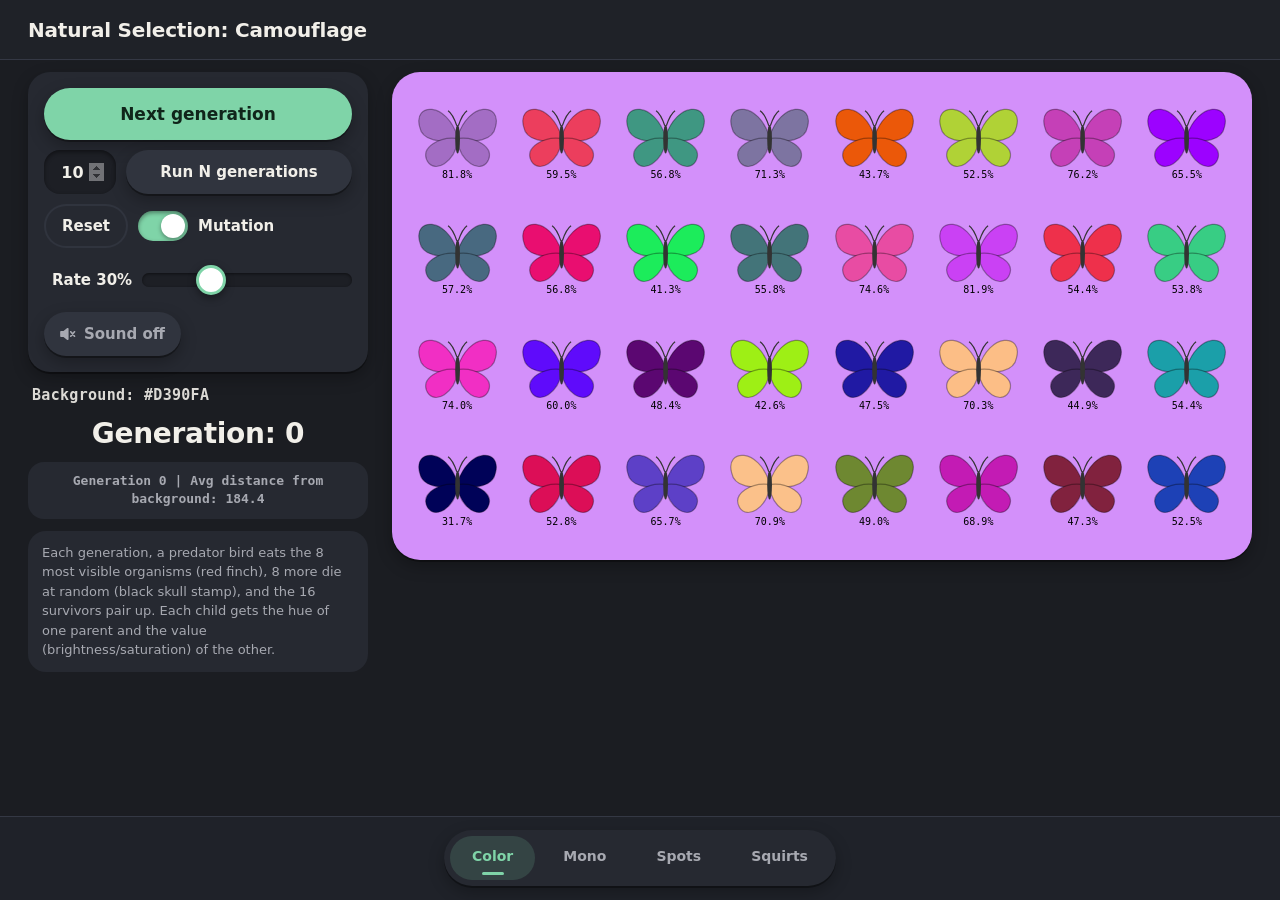
<file: index.html>
<!DOCTYPE html>
<html><head><meta charset="utf-8"><title>Natural Selection Demo</title>
<style>
body{font-family:system-ui,sans-serif;background:#222;color:#eee;display:flex;flex-direction:column;align-items:center;margin:20px}
#grid{display:grid;grid-template-columns:repeat(8,90px);gap:14px;padding:24px;border-radius:12px;margin:16px}
.org{width:90px;height:90px;display:flex;flex-direction:column;align-items:center;justify-content:center;font:10px monospace;color:inherit;transition:opacity .4s,transform .4s}.org svg{width:86px;height:72px}
.org{position:relative}.mark{position:absolute;inset:0;display:flex;align-items:center;justify-content:center;font-size:56px;pointer-events:none;filter:drop-shadow(0 0 3px #000)}.eaten>svg,.random>svg{opacity:.8}

button,input{font-size:15px;margin:4px;padding:6px 12px}
#stats{font-family:monospace;margin-top:8px;text-align:center}
#generation{font:800 28px/1.15 system-ui,sans-serif;margin:8px 0 4px;text-align:center;letter-spacing:-.01em}
</style>
<meta name="viewport" content="width=device-width,initial-scale=1,viewport-fit=cover">
<link rel="stylesheet" href="design/mobile.css"></head><body>
<h2>Natural Selection: Camouflage</h2>
<div class="controls">
<button id="step" title="Run one generation. The red finch flies to each creature the predator takes, and a black skull stamps down on each one lost to chance. Then a heart marks each of the 16 survivors, the parents, and an egg appears on each heart. The eggs hatch, each caterpillar crawls to its new cell, and it grows into an adult in the colors it inherited. Takes about 10 seconds, or about 2 with reduced motion.">Next generation</button>
<input id="n" title="How many generations &quot;Run N generations&quot; will run. Ten by default." type="number" value="10" min="1">
<button id="multi" title="Run the number of generations in the box at once, with no marks, and show only the result.">Run N generations</button>
<button id="reset" title="Start over with a new random background, a new random population, and generation 0.">Reset</button>
<label><input type="checkbox" id="mut" title="When checked, each child has a chance, set by the Rate slider (30% by default), of a small change to its genes. Uncheck to allow only recombination." checked> Mutation</label>
<span class="mutrate"><label for="mutrate" id="mutratelabel" title="Chance that each child gets a small random change to its genes, from 0 to 100% in steps of 5. Default 30%. Takes effect from the next generation, no reset needed. Dimmed while Mutation is off.">Rate 30%</label><input type="range" id="mutrate" min="0" max="100" step="5" value="30" title="Chance that each child gets a small random change to its genes, from 0 to 100% in steps of 5. Default 30%. Takes effect from the next generation, no reset needed. Dimmed while Mutation is off."></span>
<button id="sound" type="button" aria-pressed="false" title="Turn sound on or off. When on, Next generation plays bird chirps as the finch hunts and a thump as each skull stamp lands. It is off until you click it, and Run N generations and reduced motion stay silent.">Sound off</button>
</div>
<div id="bglabel" title="The background color as #RRGGBB. Each creature&#x27;s color is measured against it."></div>
<div id="generation" aria-live="polite" aria-atomic="true">Generation: 0</div>
<div id="grid"></div>
<div id="stats" title="The generation count and the population&#x27;s average distance from the background. Lower means better camouflage."></div>
<p style="font-size:13px;color:#aaa">Each generation, a predator bird eats the 8 most visible organisms (red finch), 8 more die at random (black skull stamp), and the 16 survivors pair up. Each child gets the hue of one parent and the value (brightness/saturation) of the other.</p>
<p class="nav"><a href="index.html" class="active" aria-current="page">Color</a><a href="mono.html" title="Go to the Monochrome version: gray moths with 32-bit genes.">Mono</a><a href="spots.html" title="Go to the Spots version: white moths with gray spots.">Spots</a><a href="squirts.html" title="Go to the Squirts version: squid in full color.">Squirts</a></p>
<script src="design/predator-anim/predator-svgs.js"></script><script src="design/predator-anim/predator-anim.js"></script><script src="design/stamp/stamp-svgs.js"></script><script src="design/stamp-anim/stamp.js"></script><script src="design/sounds/sfx.js"></script><script src="design/hearts/hearts.js"></script><script src="design/hatch/baby-svgs.js"></script><script src="design/hatch/hatch.js"></script>
<script>
const N=32,Q=N/4;let bg,pop,gen;
const rnd=()=>Math.floor(Math.random()*0x1000000);
const hex=c=>'#'+c.toString(16).padStart(6,'0').toUpperCase();
const rgb=c=>[c>>16&255,c>>8&255,c&255];
function toHSV(c){let[r,g,b]=rgb(c).map(x=>x/255),mx=Math.max(r,g,b),mn=Math.min(r,g,b),d=mx-mn,h=0;
 if(d){if(mx==r)h=((g-b)/d)%6;else if(mx==g)h=(b-r)/d+2;else h=(r-g)/d+4;h*=60;if(h<0)h+=360}
 return{h,s:mx?d/mx:0,v:mx}}
function fromHSV(h,s,v){let c=v*s,x=c*(1-Math.abs((h/60)%2-1)),m=v-c,[r,g,b]=h<60?[c,x,0]:h<120?[x,c,0]:h<180?[0,c,x]:h<240?[0,x,c]:h<300?[x,0,c]:[c,0,x];
 return(Math.round((r+m)*255)<<16)|(Math.round((g+m)*255)<<8)|Math.round((b+m)*255)}
function dist(a,b){const A=rgb(a),B=rgb(b);return Math.hypot(A[0]-B[0],A[1]-B[1],A[2]-B[2])}
const clamp=x=>Math.min(1,Math.max(0,x));
function child(hp,vp){let{h}=toHSV(hp),{s,v}=toHSV(vp);
 if(document.getElementById('mut').checked&&Math.random()<+document.getElementById('mutrate').value/100){h=(h+(Math.random()-.5)*40+360)%360;s=clamp(s+(Math.random()-.5)*.15);v=clamp(v+(Math.random()-.5)*.15)}
 return fromHSV(h,s,v)}
function shuffle(a){for(let i=a.length-1;i>0;i--){const j=Math.random()*(i+1)|0;[a[i],a[j]]=[a[j],a[i]]}return a}
function reset(){bg=rnd();pop=Array.from({length:N},rnd);gen=0;render()}
function lblColor(h){const L=[1,3,5].map(i=>{const c=parseInt(h.substr(i,2),16)/255;return c<=.04045?c/12.92:((c+.055)/1.055)**2.4}),Y=.2126*L[0]+.7152*L[1]+.0722*L[2];return (Y+.05)/.05>=1.05/(Y+.05)?'#000':'#fff'}
function render(marks={}){const g=document.getElementById('grid');document.getElementById('bglabel').textContent='Background: '+hex(bg);g.style.background=hex(bg);g.style.color=lblColor(hex(bg));g.innerHTML='';
 pop.forEach((c,i)=>{const d=document.createElement('div');d.className='org '+(marks[i]||'');d.title="A butterfly and how closely it matches the background, from 0 to 100%. The least hidden are eaten; a child takes the hue of one parent and the saturation and value of the other.";const f=hex(c);d.innerHTML=`<svg viewBox='0 0 100 80'><g fill='${f}' stroke='#0005' stroke-width='1.5'><path d='M50 39 C36 -6,-6 -4,2 26 C5 44,30 48,50 41Z'/><path d='M50 39 C64 -6,106 -4,98 26 C95 44,70 48,50 41Z'/><path d='M50 41 C28 38,2 52,12 70 C22 86,46 70,50 45Z'/><path d='M50 41 C72 38,98 52,88 70 C78 86,54 70,50 45Z'/></g><ellipse cx='50' cy='42' rx='3' ry='18' fill='#333'/><path d='M49 25 Q44 10 38 6 M51 25 Q56 10 62 6' stroke='#333' stroke-width='1.5' fill='none'/></svg><span>${(100*(1-(dist(c,bg)/(255*Math.sqrt(3))))).toFixed(1)}%</span>`+(marks[i]=='eaten'?`<div class='mark'><svg viewBox='0 0 80 80' width='80' height='80'><g fill='none' stroke='#000' stroke-opacity='.55' stroke-width='6.5' stroke-linejoin='round' stroke-linecap='round'><path d='M62 22 C58 13 46 13 43 22 C38 30 29 36 21 45 L7 54 L13 57 L8 63 L24 56 C33 62 49 61 57 50 C61 44 63 39 63 35 M62 22 L74 29 L63 35 M64 28.8 L71 29.2 M45 31 C37 34 29 42 25 51 C35 50 44 45 49 38 M38 60 L36 69 M46 58 L46 69 M28 70 L56 70'/><circle cx='53.5' cy='25' r='3.6' fill='#000' fill-opacity='.55' stroke='none'/></g><g fill='none' stroke='#e00' stroke-width='3' stroke-linejoin='round' stroke-linecap='round'><path d='M62 22 C58 13 46 13 43 22 C38 30 29 36 21 45 L7 54 L13 57 L8 63 L24 56 C33 62 49 61 57 50 C61 44 63 39 63 35 M62 22 L74 29 L63 35 M64 28.8 L71 29.2 M45 31 C37 34 29 42 25 51 C35 50 44 45 49 38 M38 60 L36 69 M46 58 L46 69 M28 70 L56 70'/><circle cx='53.5' cy='25' r='2' fill='#e00' stroke='none'/></g></svg></div>`:marks[i]=='random'?stampMark(i):'');g.appendChild(d)});
 const avg=pop.reduce((s,c)=>s+dist(c,bg),0)/N;
 document.getElementById('stats').innerHTML=`Generation ${gen} | Avg distance from background: ${avg.toFixed(1)}`;document.getElementById('generation').textContent='Generation: '+gen}
function generation(){let idx=[...pop.keys()].sort((a,b)=>dist(pop[b],bg)-dist(pop[a],bg));
 const eaten=idx.slice(0,Q),rest=shuffle(idx.slice(Q)),killed=rest.slice(0,Q),surv=rest.slice(Q);
 const marks={};eaten.forEach(i=>marks[i]='eaten');killed.forEach(i=>marks[i]='random');
 // bookkeeping only: shuffle survivor indices instead of their genes (same RNG draws, same pairing) so the hatch step knows each pair's cells
 const si=shuffle(surv.slice()),s=si.map(i=>pop[i]),next=[];
 for(let k=0;k<s.length;k+=2){const a=s[k],b=s[k+1];next.push(child(a,b),child(b,a),child(a,b),child(b,a))}
 return{marks,next,pairs:si}}
// Animated kill step (design/predator-anim/MOTION-SPEC.md). Selection/breeding unchanged; only timing+visuals.
const STEP_PAUSE=800,STEP_STATIC=1500;let stepBusy=false;
// Random-death rubber stamps (design/stamp-anim/stamp.js; timing from design/stamp/STAMP-SPEC.md). ms / px / deg.
// 8 stamps land one by one across the predator run: start + 7*gap + drop+squash+settle = 150+4200+480 = 4830ms, before the predator's exit starts (5440-520 = 4920ms).
const STAMP={start:150,gap:600,drop:240,squash:80,settle:160,scale:1.8,lift:18,tilt:12,offset:4,shake:1.5,spread:true,dropEase:'cubic-bezier(.55,0,1,.45)'};
function lockUI(on){['step','multi','reset','bgs','rbg','hue','val'].forEach(id=>{const e=document.getElementById(id);if(e)e.disabled=on})}
async function step(){if(stepBusy)return;stepBusy=true;lockUI(true);
 const{marks,next,pairs}=generation();render(marks);
 const eaten=Object.keys(marks).filter(i=>marks[i]=='eaten').map(Number),rm=matchMedia('(prefers-reduced-motion: reduce)').matches;
 const randomIdx=Object.keys(marks).filter(i=>marks[i]=='random').map(Number);
 if(window.SFX)SFX.scheduleRun('bird',eaten.length,randomIdx.length,STAMP); // sounds on the same clock as the animations (design/sounds/SOUND-NOTES.md)
 const stamps=window.stampMarks?stampMarks(document.getElementById('grid'),randomIdx,STAMP).catch(e=>console.error(e)):null;
 try{if(window.animatePredator)await animatePredator(document.getElementById('grid'),eaten,'bird')}catch(e){console.error(e)}
 await stamps;
 // Breeding hearts (design/hearts/hearts.js): every survivor (no mark) is a parent in generation()'s pairing loop, so each gets a heart, then an egg.
 const breeders=[...pop.keys()].filter(i=>!marks[i]);
 if(window.breedMarks){try{await breedMarks(document.getElementById('grid'),breeders,{reduced:rm})}catch(e){console.error(e)}}
 // Hatch (design/hatch/hatch.js): eggs crack, each child's baby travels from one parent of its pair to the child's new cell and grows into the adult.
 // order = the same shuffle as pop=shuffle(next) (one draw per element), kept as indices so each child's cell is known; pop ends up identical.
 const order=shuffle([...next.keys()]),commit=()=>{pop=order.map(j=>next[j]);gen++;render()};
 if(window.hatchPhase){try{await hatchPhase(document.getElementById('grid'),{order,pairs,next,kind:'caterpillar',tint:c=>({body:hex(c)}),reduced:rm,hold:rm?STEP_STATIC:undefined,commit})}catch(e){console.error(e)}}
 else await new Promise(r=>setTimeout(()=>{commit();r()},rm?STEP_STATIC:STEP_PAUSE));
 stepBusy=false;lockUI(false)}
function multi(){const n=+document.getElementById('n').value||1;for(let i=0;i<n;i++){pop=shuffle(generation().next);gen++}render()}
document.getElementById('step').onclick=step;document.getElementById('multi').onclick=multi;document.getElementById('reset').onclick=reset;
const snd=document.getElementById('sound');snd.onclick=()=>{const on=snd.getAttribute('aria-pressed')!=='true';snd.setAttribute('aria-pressed',String(on));snd.textContent=on?'Sound on':'Sound off';if(window.SFX)SFX.setEnabled(on)};
// Mutation rate slider (#mutrate): read in child() at breeding time, so a change applies from the next generation; dimmed while #mut is off.
{const m=document.getElementById('mut'),r=document.getElementById('mutrate'),l=document.getElementById('mutratelabel');
 r.oninput=()=>{l.textContent='Rate '+r.value+'%'};m.addEventListener('change',()=>{r.disabled=!m.checked;r.parentNode.classList.toggle('off',!m.checked)});m.dispatchEvent(new Event('change'));r.oninput()}
reset();
</script></body></html>
</file>
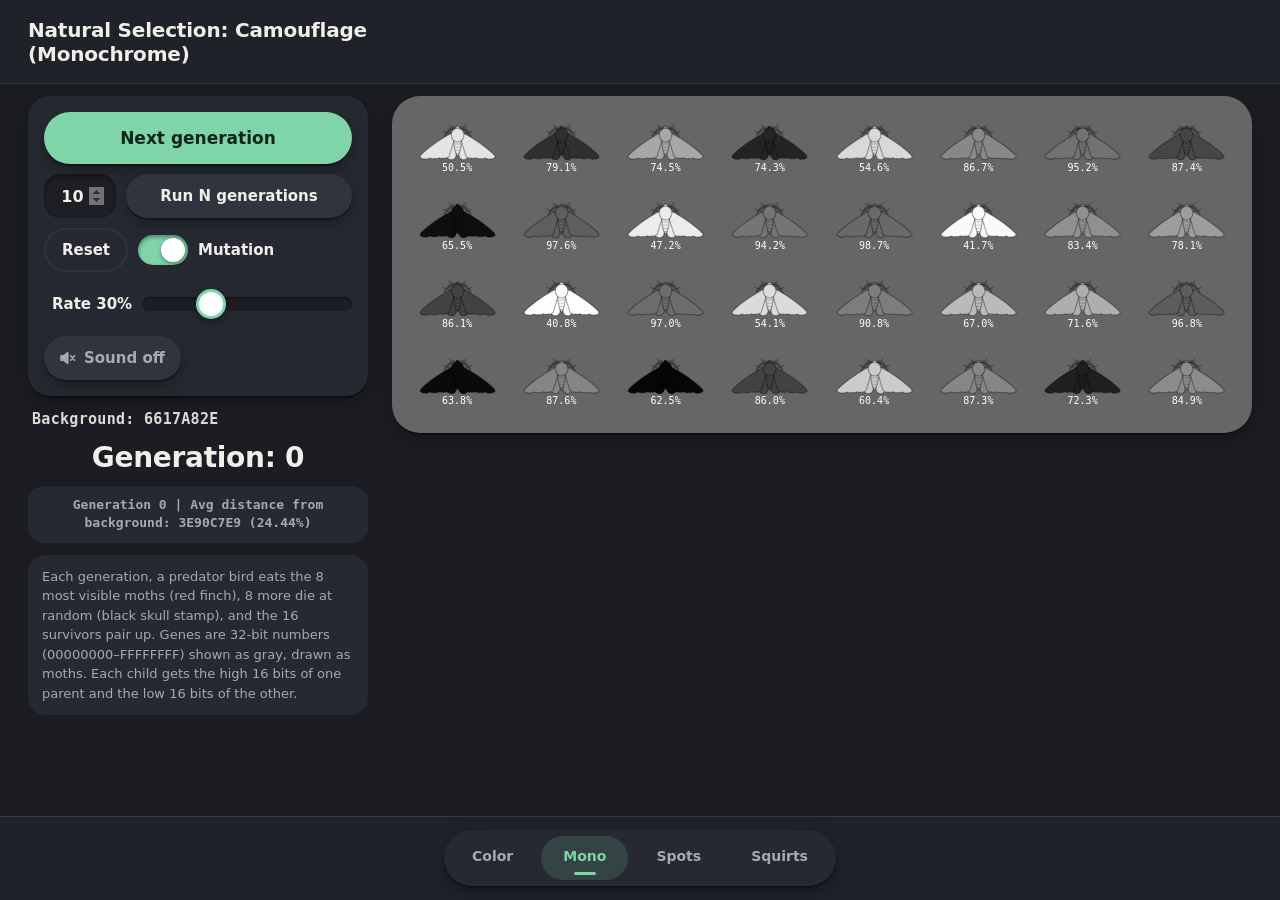
<file: mono.html>
<!DOCTYPE html>
<html><head><meta charset="utf-8"><title>Natural Selection Demo (Monochrome)</title>
<style>
body{font-family:system-ui,sans-serif;background:#222;color:#eee;display:flex;flex-direction:column;align-items:center;margin:20px}
#grid{display:grid;grid-template-columns:repeat(8,90px);gap:14px;padding:24px;border-radius:12px;margin:16px}
.org{width:90px;height:90px;display:flex;flex-direction:column;align-items:center;justify-content:center;font:10px monospace;color:inherit;transition:opacity .4s,transform .4s}.org svg{width:86px;height:72px}
.org{position:relative}.mark{position:absolute;inset:0;display:flex;align-items:center;justify-content:center;font-size:56px;pointer-events:none;filter:drop-shadow(0 0 3px #000)}.eaten>svg,.random>svg{opacity:.8}
/* Ken: moth pages are tightened. The moth only fills y 17-62 of its old 0 0 100 80 viewBox, so the viewBox is cropped to 0 15 100 49 (same width, so the moth draws at the same size) and the cell is shorter than mobile.css's 1/1.12. */
body #grid .org{aspect-ratio:1/.72}
body #grid .mark svg{max-height:none} /* mobile.css caps .org svg at 78% of the cell height, which would shrink the predator/stamp marks in the shorter cell; they keep their old size (84% of the cell width) and stay centered on the moth */

button,input{font-size:15px;margin:4px;padding:6px 12px}
#stats{font-family:monospace;margin-top:8px;text-align:center}
#generation{font:800 28px/1.15 system-ui,sans-serif;margin:8px 0 4px;text-align:center;letter-spacing:-.01em}
</style>
<meta name="viewport" content="width=device-width,initial-scale=1,viewport-fit=cover">
<link rel="stylesheet" href="design/mobile.css"></head><body>
<h2>Natural Selection: Camouflage (Monochrome)</h2>
<div class="controls">
<button id="step" title="Run one generation. The red finch flies to each creature the predator takes, and a black skull stamps down on each one lost to chance. Then a heart marks each of the 16 survivors, the parents, and an egg appears on each heart. The eggs hatch, each caterpillar crawls to its new cell, and it grows into an adult in the colors it inherited. Takes about 10 seconds, or about 2 with reduced motion.">Next generation</button>
<input id="n" title="How many generations &quot;Run N generations&quot; will run. Ten by default." type="number" value="10" min="1">
<button id="multi" title="Run the number of generations in the box at once, with no marks, and show only the result.">Run N generations</button>
<button id="reset" title="Start over with a new random background, a new random population, and generation 0.">Reset</button>
<label><input type="checkbox" id="mut" title="When checked, each child has a chance, set by the Rate slider (30% by default), of a small change to its genes. Uncheck to allow only recombination." checked> Mutation</label>
<span class="mutrate"><label for="mutrate" id="mutratelabel" title="Chance that each child gets a small random change to its genes, from 0 to 100% in steps of 5. Default 30%. Takes effect from the next generation, no reset needed. Dimmed while Mutation is off.">Rate 30%</label><input type="range" id="mutrate" min="0" max="100" step="5" value="30" title="Chance that each child gets a small random change to its genes, from 0 to 100% in steps of 5. Default 30%. Takes effect from the next generation, no reset needed. Dimmed while Mutation is off."></span>
<button id="sound" type="button" aria-pressed="false" title="Turn sound on or off. When on, Next generation plays bird chirps as the finch hunts and a thump as each skull stamp lands. It is off until you click it, and Run N generations and reduced motion stay silent.">Sound off</button>
</div>
<div id="bglabel" title="The background gene as a 32-bit number in hex, drawn as gray. Creatures are judged against it."></div>
<div id="generation" aria-live="polite" aria-atomic="true">Generation: 0</div>
<div id="grid"></div>
<div id="stats" title="The generation count and the population&#x27;s average distance from the background. Lower means better camouflage."></div>
<p style="font-size:13px;color:#aaa">Each generation, a predator bird eats the 8 most visible moths (red finch), 8 more die at random (black skull stamp), and the 16 survivors pair up. Genes are 32-bit numbers (00000000&ndash;FFFFFFFF) shown as gray, drawn as moths. Each child gets the high 16 bits of one parent and the low 16 bits of the other.</p>
<p class="nav"><a href="index.html" title="Go to the Color version: butterflies in full color.">Color</a><a href="mono.html" class="active" aria-current="page">Mono</a><a href="spots.html" title="Go to the Spots version: white moths with gray spots.">Spots</a><a href="squirts.html" title="Go to the Squirts version: squid in full color.">Squirts</a></p>
<script src="design/predator-anim/predator-svgs.js"></script><script src="design/predator-anim/predator-anim.js"></script><script src="design/stamp/stamp-svgs.js"></script><script src="design/stamp-anim/stamp.js"></script><script src="design/sounds/sfx.js"></script><script src="design/hearts/hearts.js"></script><script src="design/hatch/baby-svgs.js"></script><script src="design/hatch/hatch.js"></script>
<script>
const MOTH_FIXED="<path class='legs' d='M53.5 23.5 L57.5 21.2 L60.5 17.2 M46.5 23.5 L42.5 21.2 L39.5 17.2 M56.5 28.5 L63.5 27.6 L68.5 25.6 M43.5 28.5 L36.5 27.6 L31.5 25.6' stroke='#333' stroke-width='1' fill='none' stroke-linecap='round' stroke-linejoin='round'/><path class='antennae' d='M47.8 21.6 Q40 20.5 33.2 32 M46.64 21.51 l-1.52 -2.41 M46.64 21.51 l-1.58 2.37 M45.49 21.55 l-1.71 -2.10 M45.49 21.55 l-1.21 2.42 M44.36 21.74 l-1.85 -1.77 M44.36 21.74 l-0.86 2.41 M43.23 22.07 l-1.92 -1.45 M43.23 22.07 l-0.54 2.35 M42.12 22.53 l-1.93 -1.15 M42.12 22.53 l-0.26 2.24 M41.02 23.14 l-1.90 -0.88 M41.02 23.14 l-0.03 2.09 M39.92 23.89 l-1.81 -0.65 M39.92 23.89 l0.15 1.92 M38.84 24.78 l-1.69 -0.45 M38.84 24.78 l0.28 1.73 M37.77 25.81 l-1.53 -0.30 M37.77 25.81 l0.36 1.52 M36.72 26.98 l-1.35 -0.17 M36.72 26.98 l0.40 1.30 M35.67 28.28 l-1.14 -0.08 M35.67 28.28 l0.40 1.07 M34.63 29.73 l-0.90 -0.02 M34.63 29.73 l0.35 0.82 M33.61 31.32 l-0.58 0.02 M33.61 31.32 l0.25 0.52 M52.2 21.6 Q60 20.5 66.8 32 M53.36 21.51 l1.58 2.37 M53.36 21.51 l1.52 -2.41 M54.51 21.55 l1.21 2.42 M54.51 21.55 l1.71 -2.10 M55.64 21.74 l0.86 2.41 M55.64 21.74 l1.85 -1.77 M56.77 22.07 l0.54 2.35 M56.77 22.07 l1.92 -1.45 M57.88 22.53 l0.26 2.24 M57.88 22.53 l1.93 -1.15 M58.98 23.14 l0.03 2.09 M58.98 23.14 l1.90 -0.88 M60.08 23.89 l-0.15 1.92 M60.08 23.89 l1.81 -0.65 M61.16 24.78 l-0.28 1.73 M61.16 24.78 l1.69 -0.45 M62.23 25.81 l-0.36 1.52 M62.23 25.81 l1.53 -0.30 M63.28 26.98 l-0.40 1.30 M63.28 26.98 l1.35 -0.17 M64.33 28.28 l-0.40 1.07 M64.33 28.28 l1.14 -0.08 M65.37 29.73 l-0.35 0.82 M65.37 29.73 l0.90 -0.02 M66.39 31.32 l-0.25 0.52 M66.39 31.32 l0.58 0.02' stroke='#333' stroke-width='.7' fill='none' stroke-linecap='round'/>";
const MOTH_FILL="<path d='M45.6 35C42 41,37.2 50,36.8 56C36.6 60.4,40.5 62.2,44.6 61C47.4 60,48.6 57.5,48.2 52C47.8 46,47.2 40,46.6 35Z'/><path d='M54.4 35C58 41,62.8 50,63.2 56C63.4 60.4,59.5 62.2,55.4 61C52.6 60,51.4 57.5,51.8 52C52.2 46,52.8 40,53.4 35Z'/><path d='M43 28C33 32.5,14 45,4.3 54.8C2.4 57.2,2.2 58.4,3 58.6C5.00 60.40,7.00 61.00,9 60.4C11.00 61.00,13.00 60.63,15 59.3C17.00 60.23,19.00 60.40,21 59.8C23.00 60.40,25.00 60.10,27 58.9C29.00 59.70,31.00 59.80,33 59.2C35.10 59.80,37.20 59.13,39.3 57.2C41 51.5,43.6 44,45.3 37.5Z'/><path d='M57 28C67 32.5,86 45,95.7 54.8C97.6 57.2,97.8 58.4,97 58.6C95.00 60.40,93.00 61.00,91 60.4C89.00 61.00,87.00 60.63,85 59.3C83.00 60.23,81.00 60.40,79 59.8C77.00 60.40,75.00 60.10,73 58.9C71.00 59.70,69.00 59.80,67 59.2C64.90 59.80,62.80 59.13,60.7 57.2C59 51.5,56.4 44,54.7 37.5Z'/><path d='M45.4 37C45.2 45,47 52.5,50 57C53 52.5,54.8 45,54.6 37Z'/><path d='M50 19.0C51.22 19.0,52.2 19.98,52.2 21.2C52.2 22.42,51.22 23.4,50 23.4C48.78 23.4,47.8 22.42,47.8 21.2C47.8 19.98,48.78 19.0,50 19.0Z'/><path d='M50 21.4C54.42 21.4,58 25.34,58 30.2C58 35.06,54.42 39.0,50 39.0C45.58 39.0,42 35.06,42 30.2C42 25.34,45.58 21.4,50 21.4Z'/>";
const MOTH_SEGS="<path d='M46.2 41.5h7.6M46.6 45.5h6.8M47.3 49.5h5.4M48.3 53.5h3.4' fill='none' stroke-width='.8'/>";
const N=32,Q=N/4,MAX=0xFFFFFFFF;let bg,pop,gen;
const rnd=()=>Math.floor(Math.random()*0x100000000);
const hx=g=>g.toString(16).padStart(8,'0').toUpperCase();
const hex=g=>{const v=Math.round(g/MAX*255).toString(16).padStart(2,'0');return'#'+v+v+v};
const dist=(a,b)=>Math.abs(a-b);
function child(hp,lp){let c=(Math.floor(hp/65536)*65536)+(lp%65536);
 if(document.getElementById('mut').checked&&Math.random()<+document.getElementById('mutrate').value/100)c=Math.min(MAX,Math.max(0,Math.round(c+(Math.random()*2-1)*2**26)));
 return c}
function shuffle(a){for(let i=a.length-1;i>0;i--){const j=Math.random()*(i+1)|0;[a[i],a[j]]=[a[j],a[i]]}return a}
function reset(){bg=rnd();pop=Array.from({length:N},rnd);gen=0;render()}
function lblColor(h){const L=[1,3,5].map(i=>{const c=parseInt(h.substr(i,2),16)/255;return c<=.04045?c/12.92:((c+.055)/1.055)**2.4}),Y=.2126*L[0]+.7152*L[1]+.0722*L[2];return (Y+.05)/.05>=1.05/(Y+.05)?'#000':'#fff'}
function render(marks={}){const g=document.getElementById('grid');document.getElementById('bglabel').textContent='Background: '+hx(bg);g.style.background=hex(bg);g.style.color=lblColor(hex(bg));g.innerHTML='';
 pop.forEach((c,i)=>{const d=document.createElement('div');d.className='org '+(marks[i]||'');d.title="A gray moth and how closely its shade matches the background, from 0 to 100%. A child takes the high half of one parent's gene and the low half of the other's.";const f=hex(c);d.innerHTML=`<svg viewBox='0 15 100 49'>${MOTH_FIXED}<g class='wings' fill='${f}' stroke='#0005' stroke-width='1.5' stroke-linejoin='round'>${MOTH_FILL}${MOTH_SEGS}</g></svg><span>${(100*(1-(dist(c,bg)/MAX))).toFixed(1)}%</span>`+(marks[i]=='eaten'?`<div class='mark'><svg viewBox='0 0 80 80' width='80' height='80'><g fill='none' stroke='#000' stroke-opacity='.55' stroke-width='6.5' stroke-linejoin='round' stroke-linecap='round'><path d='M62 22 C58 13 46 13 43 22 C38 30 29 36 21 45 L7 54 L13 57 L8 63 L24 56 C33 62 49 61 57 50 C61 44 63 39 63 35 M62 22 L74 29 L63 35 M64 28.8 L71 29.2 M45 31 C37 34 29 42 25 51 C35 50 44 45 49 38 M38 60 L36 69 M46 58 L46 69 M28 70 L56 70'/><circle cx='53.5' cy='25' r='3.6' fill='#000' fill-opacity='.55' stroke='none'/></g><g fill='none' stroke='#e00' stroke-width='3' stroke-linejoin='round' stroke-linecap='round'><path d='M62 22 C58 13 46 13 43 22 C38 30 29 36 21 45 L7 54 L13 57 L8 63 L24 56 C33 62 49 61 57 50 C61 44 63 39 63 35 M62 22 L74 29 L63 35 M64 28.8 L71 29.2 M45 31 C37 34 29 42 25 51 C35 50 44 45 49 38 M38 60 L36 69 M46 58 L46 69 M28 70 L56 70'/><circle cx='53.5' cy='25' r='2' fill='#e00' stroke='none'/></g></svg></div>`:marks[i]=='random'?stampMark(i):'');g.appendChild(d)});
 const avg=pop.reduce((s,c)=>s+dist(c,bg),0)/N;
 document.getElementById('stats').innerHTML=`Generation ${gen} | Avg distance from background: ${hx(Math.round(avg))} (${(avg/MAX*100).toFixed(2)}%)`;document.getElementById('generation').textContent='Generation: '+gen}
function generation(){let idx=[...pop.keys()].sort((a,b)=>dist(pop[b],bg)-dist(pop[a],bg));
 const eaten=idx.slice(0,Q),rest=shuffle(idx.slice(Q)),killed=rest.slice(0,Q),surv=rest.slice(Q);
 const marks={};eaten.forEach(i=>marks[i]='eaten');killed.forEach(i=>marks[i]='random');
 // bookkeeping only: shuffle survivor indices instead of their genes (same RNG draws, same pairing) so the hatch step knows each pair's cells
 const si=shuffle(surv.slice()),s=si.map(i=>pop[i]),next=[];
 for(let k=0;k<s.length;k+=2){const a=s[k],b=s[k+1];next.push(child(a,b),child(b,a),child(a,b),child(b,a))}
 return{marks,next,pairs:si}}
// Animated kill step (design/predator-anim/MOTION-SPEC.md). Selection/breeding unchanged; only timing+visuals.
const STEP_PAUSE=800,STEP_STATIC=1500;let stepBusy=false;
// Random-death rubber stamps (design/stamp-anim/stamp.js; timing from design/stamp/STAMP-SPEC.md). ms / px / deg.
// 8 stamps land one by one across the predator run: start + 7*gap + drop+squash+settle = 150+4200+480 = 4830ms, before the predator's exit starts (5440-520 = 4920ms).
const STAMP={start:150,gap:600,drop:240,squash:80,settle:160,scale:1.8,lift:18,tilt:12,offset:4,shake:1.5,spread:true,dropEase:'cubic-bezier(.55,0,1,.45)'};
function lockUI(on){['step','multi','reset','bgs','rbg','hue','val'].forEach(id=>{const e=document.getElementById(id);if(e)e.disabled=on})}
async function step(){if(stepBusy)return;stepBusy=true;lockUI(true);
 const{marks,next,pairs}=generation();render(marks);
 const eaten=Object.keys(marks).filter(i=>marks[i]=='eaten').map(Number),rm=matchMedia('(prefers-reduced-motion: reduce)').matches;
 const randomIdx=Object.keys(marks).filter(i=>marks[i]=='random').map(Number);
 if(window.SFX)SFX.scheduleRun('bird',eaten.length,randomIdx.length,STAMP); // sounds on the same clock as the animations (design/sounds/SOUND-NOTES.md)
 const stamps=window.stampMarks?stampMarks(document.getElementById('grid'),randomIdx,STAMP).catch(e=>console.error(e)):null;
 try{if(window.animatePredator)await animatePredator(document.getElementById('grid'),eaten,'bird')}catch(e){console.error(e)}
 await stamps;
 // Breeding hearts (design/hearts/hearts.js): every survivor (no mark) is a parent in generation()'s pairing loop, so each gets a heart, then an egg.
 const breeders=[...pop.keys()].filter(i=>!marks[i]);
 if(window.breedMarks){try{await breedMarks(document.getElementById('grid'),breeders,{reduced:rm})}catch(e){console.error(e)}}
 // Hatch (design/hatch/hatch.js): eggs crack, each child's baby travels from one parent of its pair to the child's new cell and grows into the adult.
 // order = the same shuffle as pop=shuffle(next) (one draw per element), kept as indices so each child's cell is known; pop ends up identical.
 const order=shuffle([...next.keys()]),commit=()=>{pop=order.map(j=>next[j]);gen++;render()};
 if(window.hatchPhase){try{await hatchPhase(document.getElementById('grid'),{order,pairs,next,kind:'caterpillar',tint:c=>({body:hex(c)}),reduced:rm,hold:rm?STEP_STATIC:undefined,commit})}catch(e){console.error(e)}}
 else await new Promise(r=>setTimeout(()=>{commit();r()},rm?STEP_STATIC:STEP_PAUSE));
 stepBusy=false;lockUI(false)}
function multi(){const n=+document.getElementById('n').value||1;for(let i=0;i<n;i++){pop=shuffle(generation().next);gen++}render()}
document.getElementById('step').onclick=step;document.getElementById('multi').onclick=multi;document.getElementById('reset').onclick=reset;
const snd=document.getElementById('sound');snd.onclick=()=>{const on=snd.getAttribute('aria-pressed')!=='true';snd.setAttribute('aria-pressed',String(on));snd.textContent=on?'Sound on':'Sound off';if(window.SFX)SFX.setEnabled(on)};
// Mutation rate slider (#mutrate): read in child() at breeding time, so a change applies from the next generation; dimmed while #mut is off.
{const m=document.getElementById('mut'),r=document.getElementById('mutrate'),l=document.getElementById('mutratelabel');
 r.oninput=()=>{l.textContent='Rate '+r.value+'%'};m.addEventListener('change',()=>{r.disabled=!m.checked;r.parentNode.classList.toggle('off',!m.checked)});m.dispatchEvent(new Event('change'));r.oninput()}
reset();
</script></body></html>
</file>
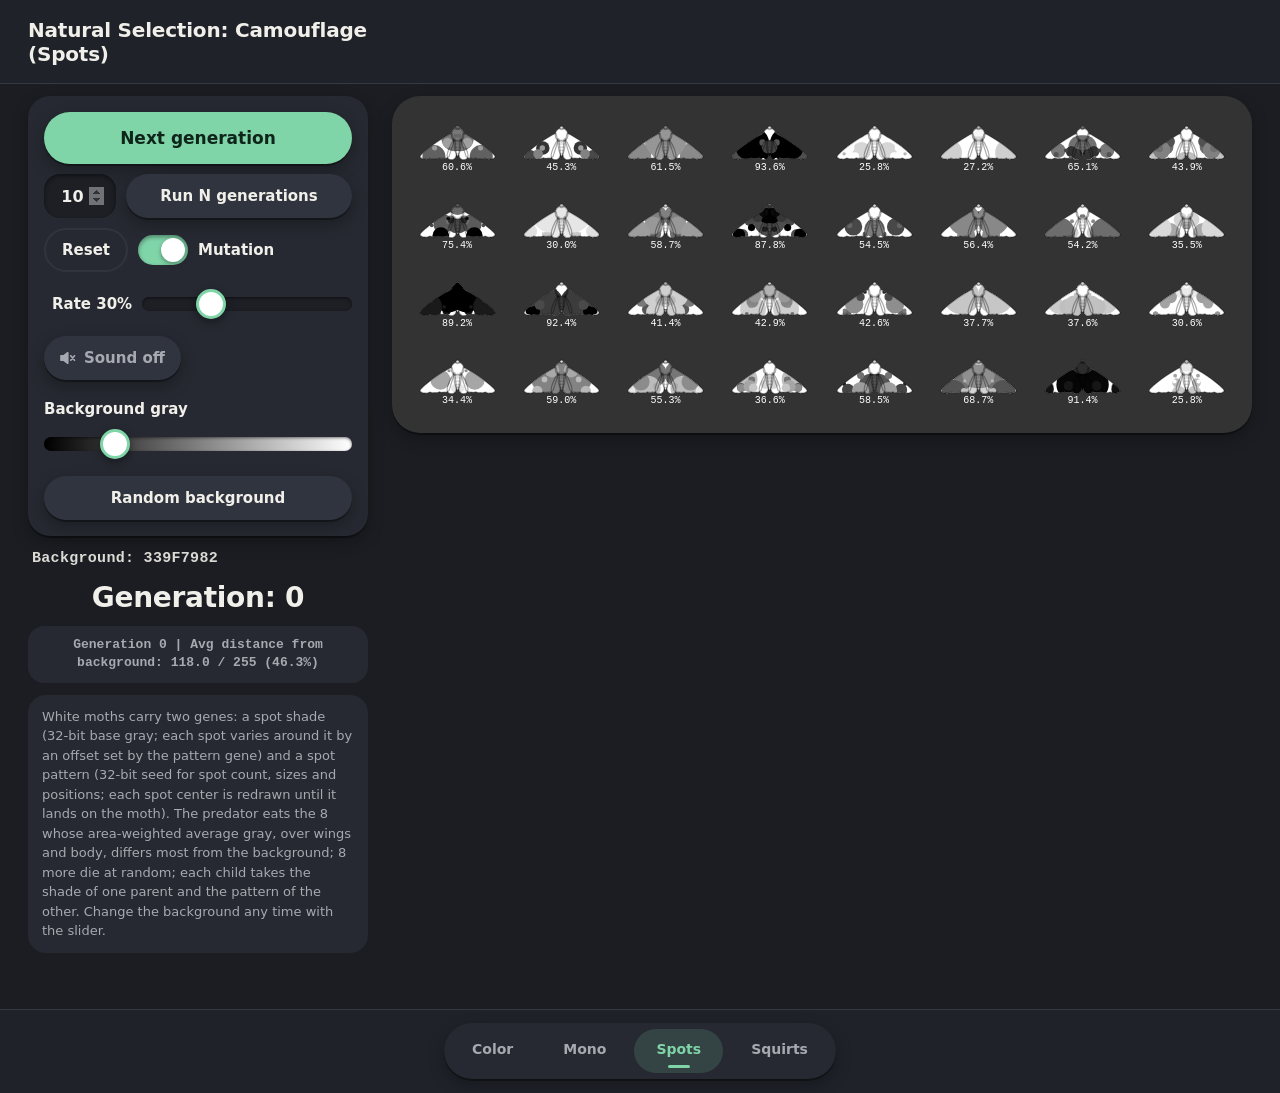
<file: spots.html>
<!DOCTYPE html>
<html><head><meta charset="utf-8"><title>Natural Selection Demo (Spots)</title>
<style>
body{font-family:system-ui,sans-serif;background:#222;color:#eee;display:flex;flex-direction:column;align-items:center;margin:20px}
#grid{display:grid;grid-template-columns:repeat(8,90px);gap:14px;padding:24px;border-radius:12px;margin:16px}
.org{width:90px;height:100px;display:flex;flex-direction:column;align-items:center;justify-content:center;font:10px monospace;color:inherit;transition:opacity .4s,transform .4s}.org svg{width:86px;height:72px}
.org{position:relative}.mark{position:absolute;inset:0;display:flex;align-items:center;justify-content:center;font-size:56px;pointer-events:none;filter:drop-shadow(0 0 3px #000)}.eaten>svg,.random>svg{opacity:.8}
/* Ken: moth pages are tightened. The moth only fills y 17-62 of its old 0 0 100 80 viewBox, so the viewBox is cropped to 0 15 100 49 (same width, so the moth draws at the same size) and the cell is shorter than mobile.css's 1/1.12. */
body #grid .org{aspect-ratio:1/.72}
body #grid .mark svg{max-height:none} /* mobile.css caps .org svg at 78% of the cell height, which would shrink the predator/stamp marks in the shorter cell; they keep their old size (84% of the cell width) and stay centered on the moth */

button,input{font-size:15px;margin:4px;padding:6px 12px}
#stats{font-family:monospace;margin-top:8px;text-align:center}
#generation{font:800 28px/1.15 system-ui,sans-serif;margin:8px 0 4px;text-align:center;letter-spacing:-.01em}
</style>
<meta name="viewport" content="width=device-width,initial-scale=1,viewport-fit=cover">
<link rel="stylesheet" href="design/mobile.css"></head><body>
<h2>Natural Selection: Camouflage (Spots)</h2>
<div class="controls">
<button id="step" title="Run one generation. The red finch flies to each creature the predator takes, and a black skull stamps down on each one lost to chance. Then a heart marks each of the 16 survivors, the parents, and an egg appears on each heart. The eggs hatch, each caterpillar crawls to its new cell, and it grows into an adult in the colors it inherited. Takes about 10 seconds, or about 2 with reduced motion.">Next generation</button>
<input id="n" title="How many generations &quot;Run N generations&quot; will run. Ten by default." type="number" value="10" min="1">
<button id="multi" title="Run the number of generations in the box at once, with no marks, and show only the result.">Run N generations</button>
<button id="reset" title="Start over with a new random background, a new random population, and generation 0.">Reset</button>
<label><input type="checkbox" id="mut" title="When checked, each child has a chance, set by the Rate slider (30% by default), of a small change to its genes. Uncheck to allow only recombination." checked> Mutation</label>
<span class="mutrate"><label for="mutrate" id="mutratelabel" title="Chance that each child gets a small random change to its genes, from 0 to 100% in steps of 5. Default 30%. Takes effect from the next generation, no reset needed. Dimmed while Mutation is off.">Rate 30%</label><input type="range" id="mutrate" min="0" max="100" step="5" value="30" title="Chance that each child gets a small random change to its genes, from 0 to 100% in steps of 5. Default 30%. Takes effect from the next generation, no reset needed. Dimmed while Mutation is off."></span>
<button id="sound" type="button" aria-pressed="false" title="Turn sound on or off. When on, Next generation plays bird chirps as the finch hunts and a thump as each skull stamp lands. It is off until you click it, and Run N generations and reduced motion stay silent.">Sound off</button><br><label>Background gray <input type="range" id="bgs" title="Set the background gray from 0 (black) to 255 (white). It changes right away, without a reset." min="0" max="255"></label> <button id="rbg" title="Pick a new random gray background without resetting the population.">Random background</button>
</div>
<div id="bglabel" title="The background gene as a 32-bit number in hex, drawn as gray. Use the slider to change it."></div>
<div id="generation" aria-live="polite" aria-atomic="true">Generation: 0</div>
<div id="grid"></div>
<div id="stats" title="The generation count and the population&#x27;s average distance from the background. Lower means better camouflage."></div>
<p style="font-size:13px;color:#aaa">White moths carry two genes: a spot shade (32-bit base gray; each spot varies around it by an offset set by the pattern gene) and a spot pattern (32-bit seed for spot count, sizes and positions; each spot center is redrawn until it lands on the moth). The predator eats the 8 whose area-weighted average gray, over wings and body, differs most from the background; 8 more die at random; each child takes the shade of one parent and the pattern of the other. Change the background any time with the slider.</p>
<p class="nav"><a href="index.html" title="Go to the Color version: butterflies in full color.">Color</a><a href="mono.html" title="Go to the Monochrome version: gray moths with 32-bit genes.">Mono</a><a href="spots.html" class="active" aria-current="page">Spots</a><a href="squirts.html" title="Go to the Squirts version: squid in full color.">Squirts</a></p>
<script src="design/predator-anim/predator-svgs.js"></script><script src="design/predator-anim/predator-anim.js"></script><script src="design/stamp/stamp-svgs.js"></script><script src="design/stamp-anim/stamp.js"></script><script src="design/sounds/sfx.js"></script><script src="design/hearts/hearts.js"></script><script src="design/hatch/baby-svgs.js"></script><script src="design/hatch/hatch.js"></script>
<script>
const MOTH_FIXED="<path class='legs' d='M53.5 23.5 L57.5 21.2 L60.5 17.2 M46.5 23.5 L42.5 21.2 L39.5 17.2 M56.5 28.5 L63.5 27.6 L68.5 25.6 M43.5 28.5 L36.5 27.6 L31.5 25.6' stroke='#333' stroke-width='1' fill='none' stroke-linecap='round' stroke-linejoin='round'/><path class='antennae' d='M47.8 21.6 Q40 20.5 33.2 32 M46.64 21.51 l-1.52 -2.41 M46.64 21.51 l-1.58 2.37 M45.49 21.55 l-1.71 -2.10 M45.49 21.55 l-1.21 2.42 M44.36 21.74 l-1.85 -1.77 M44.36 21.74 l-0.86 2.41 M43.23 22.07 l-1.92 -1.45 M43.23 22.07 l-0.54 2.35 M42.12 22.53 l-1.93 -1.15 M42.12 22.53 l-0.26 2.24 M41.02 23.14 l-1.90 -0.88 M41.02 23.14 l-0.03 2.09 M39.92 23.89 l-1.81 -0.65 M39.92 23.89 l0.15 1.92 M38.84 24.78 l-1.69 -0.45 M38.84 24.78 l0.28 1.73 M37.77 25.81 l-1.53 -0.30 M37.77 25.81 l0.36 1.52 M36.72 26.98 l-1.35 -0.17 M36.72 26.98 l0.40 1.30 M35.67 28.28 l-1.14 -0.08 M35.67 28.28 l0.40 1.07 M34.63 29.73 l-0.90 -0.02 M34.63 29.73 l0.35 0.82 M33.61 31.32 l-0.58 0.02 M33.61 31.32 l0.25 0.52 M52.2 21.6 Q60 20.5 66.8 32 M53.36 21.51 l1.58 2.37 M53.36 21.51 l1.52 -2.41 M54.51 21.55 l1.21 2.42 M54.51 21.55 l1.71 -2.10 M55.64 21.74 l0.86 2.41 M55.64 21.74 l1.85 -1.77 M56.77 22.07 l0.54 2.35 M56.77 22.07 l1.92 -1.45 M57.88 22.53 l0.26 2.24 M57.88 22.53 l1.93 -1.15 M58.98 23.14 l0.03 2.09 M58.98 23.14 l1.90 -0.88 M60.08 23.89 l-0.15 1.92 M60.08 23.89 l1.81 -0.65 M61.16 24.78 l-0.28 1.73 M61.16 24.78 l1.69 -0.45 M62.23 25.81 l-0.36 1.52 M62.23 25.81 l1.53 -0.30 M63.28 26.98 l-0.40 1.30 M63.28 26.98 l1.35 -0.17 M64.33 28.28 l-0.40 1.07 M64.33 28.28 l1.14 -0.08 M65.37 29.73 l-0.35 0.82 M65.37 29.73 l0.90 -0.02 M66.39 31.32 l-0.25 0.52 M66.39 31.32 l0.58 0.02' stroke='#333' stroke-width='.7' fill='none' stroke-linecap='round'/>";
const MOTH_FILL="<path d='M45.6 35C42 41,37.2 50,36.8 56C36.6 60.4,40.5 62.2,44.6 61C47.4 60,48.6 57.5,48.2 52C47.8 46,47.2 40,46.6 35Z'/><path d='M54.4 35C58 41,62.8 50,63.2 56C63.4 60.4,59.5 62.2,55.4 61C52.6 60,51.4 57.5,51.8 52C52.2 46,52.8 40,53.4 35Z'/><path d='M43 28C33 32.5,14 45,4.3 54.8C2.4 57.2,2.2 58.4,3 58.6C5.00 60.40,7.00 61.00,9 60.4C11.00 61.00,13.00 60.63,15 59.3C17.00 60.23,19.00 60.40,21 59.8C23.00 60.40,25.00 60.10,27 58.9C29.00 59.70,31.00 59.80,33 59.2C35.10 59.80,37.20 59.13,39.3 57.2C41 51.5,43.6 44,45.3 37.5Z'/><path d='M57 28C67 32.5,86 45,95.7 54.8C97.6 57.2,97.8 58.4,97 58.6C95.00 60.40,93.00 61.00,91 60.4C89.00 61.00,87.00 60.63,85 59.3C83.00 60.23,81.00 60.40,79 59.8C77.00 60.40,75.00 60.10,73 58.9C71.00 59.70,69.00 59.80,67 59.2C64.90 59.80,62.80 59.13,60.7 57.2C59 51.5,56.4 44,54.7 37.5Z'/><path d='M45.4 37C45.2 45,47 52.5,50 57C53 52.5,54.8 45,54.6 37Z'/><path d='M50 19.0C51.22 19.0,52.2 19.98,52.2 21.2C52.2 22.42,51.22 23.4,50 23.4C48.78 23.4,47.8 22.42,47.8 21.2C47.8 19.98,48.78 19.0,50 19.0Z'/><path d='M50 21.4C54.42 21.4,58 25.34,58 30.2C58 35.06,54.42 39.0,50 39.0C45.58 39.0,42 35.06,42 30.2C42 25.34,45.58 21.4,50 21.4Z'/>";
const MOTH_SEGS="<path d='M46.2 41.5h7.6M46.6 45.5h6.8M47.3 49.5h5.4M48.3 53.5h3.4' fill='none' stroke-width='.8'/>";
const N=32,Q=N/4,MAX=0xFFFFFFFF,WING=3400;let bg,pop,gen;
const rnd=()=>Math.floor(Math.random()*0x100000000);
const hx=g=>g.toString(16).padStart(8,'0').toUpperCase();
const gray=g=>Math.round(g/MAX*255);
const hex=g=>{const v=gray(g).toString(16).padStart(2,'0');return'#'+v+v+v};
function lblColor(h){const c=parseInt(h.substr(1,2),16)/255,Y=c<=.04045?c/12.92:((c+.055)/1.055)**2.4;return (Y+.05)/.05>=1.05/(Y+.05)?'#000':'#fff'}
function prng(s){return()=>{s=(s+0x6D2B79F5)>>>0;let t=s;t=Math.imul(t^t>>>15,t|1);t^=t+Math.imul(t^t>>>7,t|61);return((t^t>>>14)>>>0)/4294967296}}
const WP=MOTH_FILL;
// flatten moth (wings+body) beziers to polygons, then sample a grid of points inside the wings and body
const POLYS=[...WP.matchAll(/d='([^']+)'/g)].map(m=>{const n=m[1].match(/-?\d+(\.\d+)?/g).map(Number),pts=[[n[0],n[1]]];
 for(let i=2;i+5<n.length;i+=6){const[p0x,p0y]=pts[pts.length-1];for(let t=1;t<=16;t++){const u=t/16,v=1-u;
  pts.push([v*v*v*p0x+3*v*v*u*n[i]+3*v*u*u*n[i+2]+u*u*u*n[i+4],v*v*v*p0y+3*v*v*u*n[i+1]+3*v*u*u*n[i+3]+u*u*u*n[i+5]])}}return pts});
function inPoly(x,y,P){let c=false;for(let i=0,j=P.length-1;i<P.length;j=i++){const[xi,yi]=P[i],[xj,yj]=P[j];if((yi>y)!=(yj>y)&&x<(xj-xi)*(y-yi)/(yj-yi)+xi)c=!c}return c}
const SAMPLES=[];for(let y=0.5;y<80;y+=1.5)for(let x=0.5;x<100;x+=1.5)if(POLYS.some(P=>inPoly(x,y,P)))SAMPLES.push([x,y]);
const cache=new Map();
// pattern gene -> spot layout (centers kept on the moth: y 20-62, resampled until inside the outline) + per-spot shade offset (gray units, -70..+70); heritable with the pattern
function spots(p){if(cache.has(p))return cache.get(p);const r=prng(p),n=4+Math.floor(r()*9),a=[];
 for(let i=0;i<n;i++){let x,y,t=0;do{x=r()*50;y=20+r()*42}while(!POLYS.some(P=>inPoly(x,y,P))&&++t<50);a.push({x,y,r:2+r()*r()*26,off:(r()*2-1)*70})}
 cache.set(p,a);return a}
const spotGray=(o,s)=>Math.min(255,Math.max(0,Math.round(gray(o.c)+s.off)));
const agCache=new Map();
// accurate area-weighted average gray: topmost spot (or white) at each wings-and-body sample point; spots mirrored
function avgGray(o){const k=o.c+':'+o.p;if(agCache.has(k))return agCache.get(k);const S=spots(o.p),G=S.map(s=>spotGray(o,s));let sum=0;
 for(const[x,y]of SAMPLES){let g=255;for(let i=S.length-1;i>=0;i--){const s=S[i],dy=y-s.y;if((x-s.x)**2+dy*dy<=s.r*s.r||(x-100+s.x)**2+dy*dy<=s.r*s.r){g=G[i];break}}sum+=g}
 const v=sum/SAMPLES.length;if(agCache.size>20000)agCache.clear();agCache.set(k,v);return v}
const dist=o=>Math.abs(avgGray(o)-gray(bg));
const clampG=x=>Math.min(MAX,Math.max(0,Math.round(x)));
function child(cp,pp){let c=cp.c,p=pp.p;
 if(document.getElementById('mut').checked&&Math.random()<+document.getElementById('mutrate').value/100){if(Math.random()<.7)c=clampG(c+(Math.random()*2-1)*2**26);if(Math.random()<.7){const k=1+(Math.random()*3|0);for(let i=0;i<k;i++)p=(p^(1<<(Math.random()*32|0)))>>>0}}
 return{c,p}}
function shuffle(a){for(let i=a.length-1;i>0;i--){const j=Math.random()*(i+1)|0;[a[i],a[j]]=[a[j],a[i]]}return a}
let lastMarks={};
function setBg(g){bg=g;document.getElementById('bgs').value=gray(g);render(lastMarks)}
function reset(){bg=rnd();document.getElementById('bgs').value=gray(bg);pop=Array.from({length:N},()=>({c:rnd(),p:rnd()}));gen=0;render()}
function render(marks={}){lastMarks=marks;const g=document.getElementById('grid');document.getElementById('bglabel').textContent='Background: '+hx(bg);g.style.background=hex(bg);g.style.color=lblColor(hex(bg));g.innerHTML='';
 pop.forEach((o,i)=>{const d=document.createElement('div');d.className='org '+(marks[i]||'');d.title="A spotted moth and how closely its average gray, over wings and body, matches the background, from 0 to 100%. A child takes spot shade from one parent and pattern from the other.";const S=spots(o.p);
 const sp=S.map(s=>{const v=spotGray(o,s).toString(16).padStart(2,'0'),f='#'+v+v+v;return `<g fill='${f}'><circle cx='${s.x.toFixed(1)}' cy='${s.y.toFixed(1)}' r='${s.r.toFixed(1)}'/><circle cx='${(100-s.x).toFixed(1)}' cy='${s.y.toFixed(1)}' r='${s.r.toFixed(1)}'/></g>`}).join('');
 d.innerHTML=`<svg viewBox='0 15 100 49'>${MOTH_FIXED}<defs><clipPath id='w${i}'>${WP}</clipPath></defs><g fill='#fff'>${WP}</g><g clip-path='url(#w${i})'>${sp}</g><g fill='none' stroke='#0005' stroke-width='1.5' stroke-linejoin='round'>${WP}${MOTH_SEGS}</g></svg><span>${(100*(1-(dist(o)/255))).toFixed(1)}%</span>`+(marks[i]=='eaten'?`<div class='mark'><svg viewBox='0 0 80 80' width='80' height='80'><g fill='none' stroke='#000' stroke-opacity='.55' stroke-width='6.5' stroke-linejoin='round' stroke-linecap='round'><path d='M62 22 C58 13 46 13 43 22 C38 30 29 36 21 45 L7 54 L13 57 L8 63 L24 56 C33 62 49 61 57 50 C61 44 63 39 63 35 M62 22 L74 29 L63 35 M64 28.8 L71 29.2 M45 31 C37 34 29 42 25 51 C35 50 44 45 49 38 M38 60 L36 69 M46 58 L46 69 M28 70 L56 70'/><circle cx='53.5' cy='25' r='3.6' fill='#000' fill-opacity='.55' stroke='none'/></g><g fill='none' stroke='#e00' stroke-width='3' stroke-linejoin='round' stroke-linecap='round'><path d='M62 22 C58 13 46 13 43 22 C38 30 29 36 21 45 L7 54 L13 57 L8 63 L24 56 C33 62 49 61 57 50 C61 44 63 39 63 35 M62 22 L74 29 L63 35 M64 28.8 L71 29.2 M45 31 C37 34 29 42 25 51 C35 50 44 45 49 38 M38 60 L36 69 M46 58 L46 69 M28 70 L56 70'/><circle cx='53.5' cy='25' r='2' fill='#e00' stroke='none'/></g></svg></div>`:marks[i]=='random'?stampMark(i):'');g.appendChild(d)});
 const avg=pop.reduce((s,o)=>s+dist(o),0)/N;
 document.getElementById('stats').innerHTML=`Generation ${gen} | Avg distance from background: ${avg.toFixed(1)} / 255 (${(avg/2.55).toFixed(1)}%)`;document.getElementById('generation').textContent='Generation: '+gen}
function generation(){let idx=[...pop.keys()].sort((a,b)=>dist(pop[b])-dist(pop[a]));
 const eaten=idx.slice(0,Q),rest=shuffle(idx.slice(Q)),killed=rest.slice(0,Q),surv=rest.slice(Q);
 const marks={};eaten.forEach(i=>marks[i]='eaten');killed.forEach(i=>marks[i]='random');
 // bookkeeping only: shuffle survivor indices instead of their genes (same RNG draws, same pairing) so the hatch step knows each pair's cells
 const si=shuffle(surv.slice()),s=si.map(i=>pop[i]),next=[];
 for(let k=0;k<s.length;k+=2){const a=s[k],b=s[k+1];next.push(child(a,b),child(b,a),child(a,b),child(b,a))}
 return{marks,next,pairs:si}}
// Animated kill step (design/predator-anim/MOTION-SPEC.md). Selection/breeding unchanged; only timing+visuals.
const STEP_PAUSE=800,STEP_STATIC=1500;let stepBusy=false;
// Random-death rubber stamps (design/stamp-anim/stamp.js; timing from design/stamp/STAMP-SPEC.md). ms / px / deg.
// 8 stamps land one by one across the predator run: start + 7*gap + drop+squash+settle = 150+4200+480 = 4830ms, before the predator's exit starts (5440-520 = 4920ms).
const STAMP={start:150,gap:600,drop:240,squash:80,settle:160,scale:1.8,lift:18,tilt:12,offset:4,shake:1.5,spread:true,dropEase:'cubic-bezier(.55,0,1,.45)'};
function lockUI(on){['step','multi','reset','bgs','rbg','hue','val'].forEach(id=>{const e=document.getElementById(id);if(e)e.disabled=on})}
async function step(){if(stepBusy)return;stepBusy=true;lockUI(true);
 const{marks,next,pairs}=generation();render(marks);
 const eaten=Object.keys(marks).filter(i=>marks[i]=='eaten').map(Number),rm=matchMedia('(prefers-reduced-motion: reduce)').matches;
 const randomIdx=Object.keys(marks).filter(i=>marks[i]=='random').map(Number);
 if(window.SFX)SFX.scheduleRun('bird',eaten.length,randomIdx.length,STAMP); // sounds on the same clock as the animations (design/sounds/SOUND-NOTES.md)
 const stamps=window.stampMarks?stampMarks(document.getElementById('grid'),randomIdx,STAMP).catch(e=>console.error(e)):null;
 try{if(window.animatePredator)await animatePredator(document.getElementById('grid'),eaten,'bird')}catch(e){console.error(e)}
 await stamps;
 // Breeding hearts (design/hearts/hearts.js): every survivor (no mark) is a parent in generation()'s pairing loop, so each gets a heart, then an egg.
 const breeders=[...pop.keys()].filter(i=>!marks[i]);
 if(window.breedMarks){try{await breedMarks(document.getElementById('grid'),breeders,{reduced:rm})}catch(e){console.error(e)}}
 // Hatch (design/hatch/hatch.js): eggs crack, each child's baby travels from one parent of its pair to the child's new cell and grows into the adult.
 // order = the same shuffle as pop=shuffle(next) (one draw per element), kept as indices so each child's cell is known; pop ends up identical.
 const order=shuffle([...next.keys()]),commit=()=>{pop=order.map(j=>next[j]);gen++;render()};
 if(window.hatchPhase){try{await hatchPhase(document.getElementById('grid'),{order,pairs,next,kind:'caterpillar',tint:o=>({body:'#fff',spots:hex(o.c)}),reduced:rm,hold:rm?STEP_STATIC:undefined,commit})}catch(e){console.error(e)}}
 else await new Promise(r=>setTimeout(()=>{commit();r()},rm?STEP_STATIC:STEP_PAUSE));
 stepBusy=false;lockUI(false)}
function multi(){const n=+document.getElementById('n').value||1;for(let i=0;i<n;i++){pop=shuffle(generation().next);gen++}render()}
document.getElementById('step').onclick=step;document.getElementById('multi').onclick=multi;document.getElementById('reset').onclick=reset;
const snd=document.getElementById('sound');snd.onclick=()=>{const on=snd.getAttribute('aria-pressed')!=='true';snd.setAttribute('aria-pressed',String(on));snd.textContent=on?'Sound on':'Sound off';if(window.SFX)SFX.setEnabled(on)};
document.getElementById('bgs').oninput=e=>setBg(Math.round(e.target.value/255*MAX));
document.getElementById('rbg').onclick=()=>setBg(rnd());
// Mutation rate slider (#mutrate): read in child() at breeding time, so a change applies from the next generation; dimmed while #mut is off.
{const m=document.getElementById('mut'),r=document.getElementById('mutrate'),l=document.getElementById('mutratelabel');
 r.oninput=()=>{l.textContent='Rate '+r.value+'%'};m.addEventListener('change',()=>{r.disabled=!m.checked;r.parentNode.classList.toggle('off',!m.checked)});m.dispatchEvent(new Event('change'));r.oninput()}
reset();
</script></body></html>
</file>
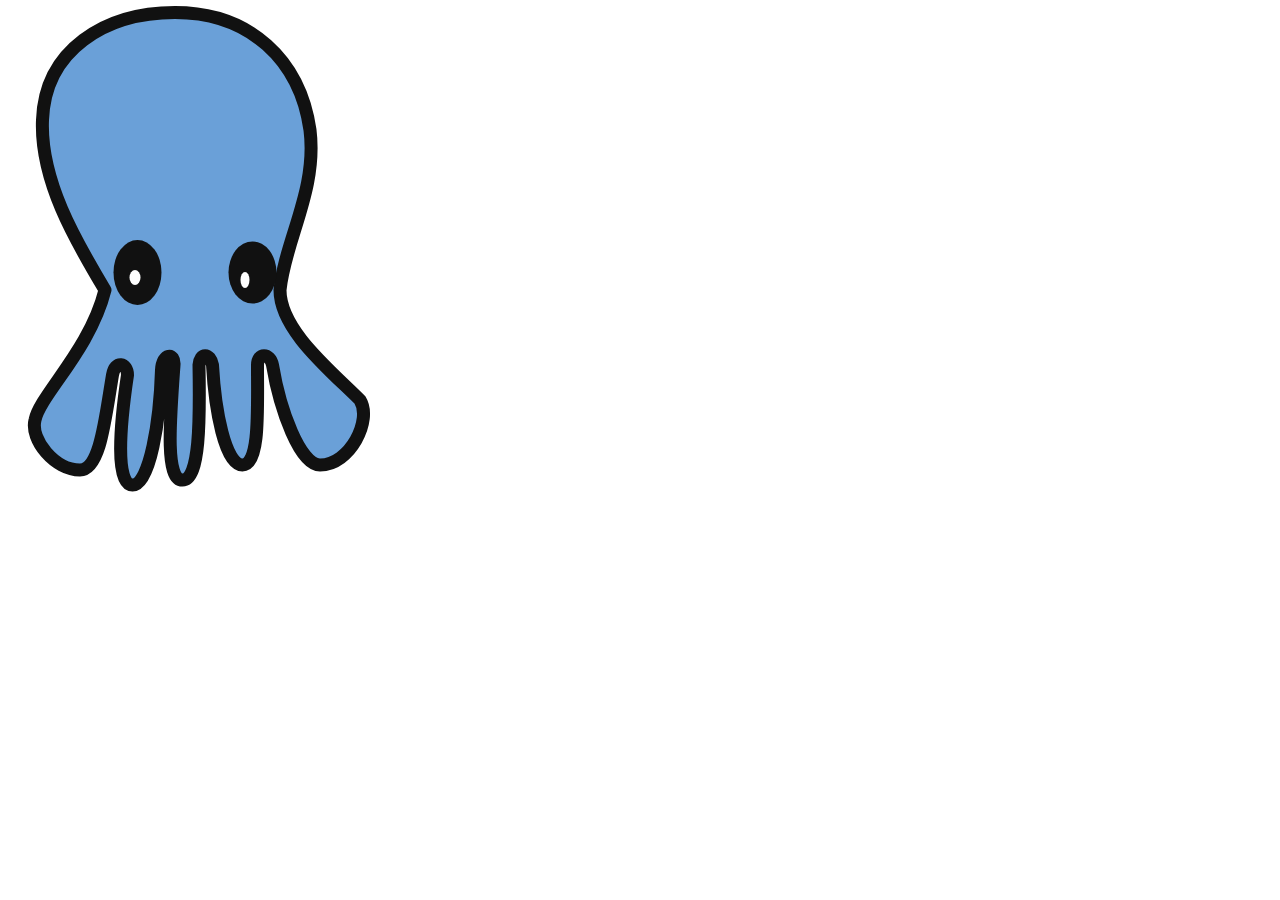
<file: squirt-preview.html>
<!doctype html><body style="margin:0;background:#fff;color:#6aa0d8">
<svg xmlns="http://www.w3.org/2000/svg" viewBox="0 0 80 100" width="400" height="500">
  <path id="body" fill="currentColor" stroke="#111" stroke-width="2.6" stroke-linejoin="round" stroke-linecap="round"
    d="M21,58 C15,48 8,36 8.5,24 C9,10 21,2.5 35,2.5 C50,2.5 60,12 62,26 C63.5,38 57,48 56,58
       C56,66 66,74 72,80 C74.5,84 70,93 64,93 C60,93 56,82 54.5,73
       C54,70.5 51.5,70.5 51.5,73 C51.5,82 52,93 48.5,93 C45,93 43,82 42.5,73
       C42,70.5 40,70.5 39.8,73 C40,84 40,96 36.5,96 C33,96 34,84 34.8,73
       C35,70.5 32.5,70.5 32.3,74 C32,84 30,97 26.5,97 C23,97 24,85 25.5,75
       C25.5,72.5 23,72 22.5,75 C21,84 20,94 16,94 C11,94 6,88 7,84 C8,79 18,70 21,58 Z"/>
  <g id="eyes">
    <ellipse cx="27.5" cy="54.5" rx="4.8" ry="6.5" fill="#111"/>
    <ellipse cx="50.5" cy="54.5" rx="4.8" ry="6.2" fill="#111"/>
    <ellipse cx="27" cy="55.5" rx="1.1" ry="1.5" fill="#fff"/>
    <ellipse cx="49" cy="56" rx="0.9" ry="1.6" fill="#fff"/>
  </g>
</svg>
</body>
</file>
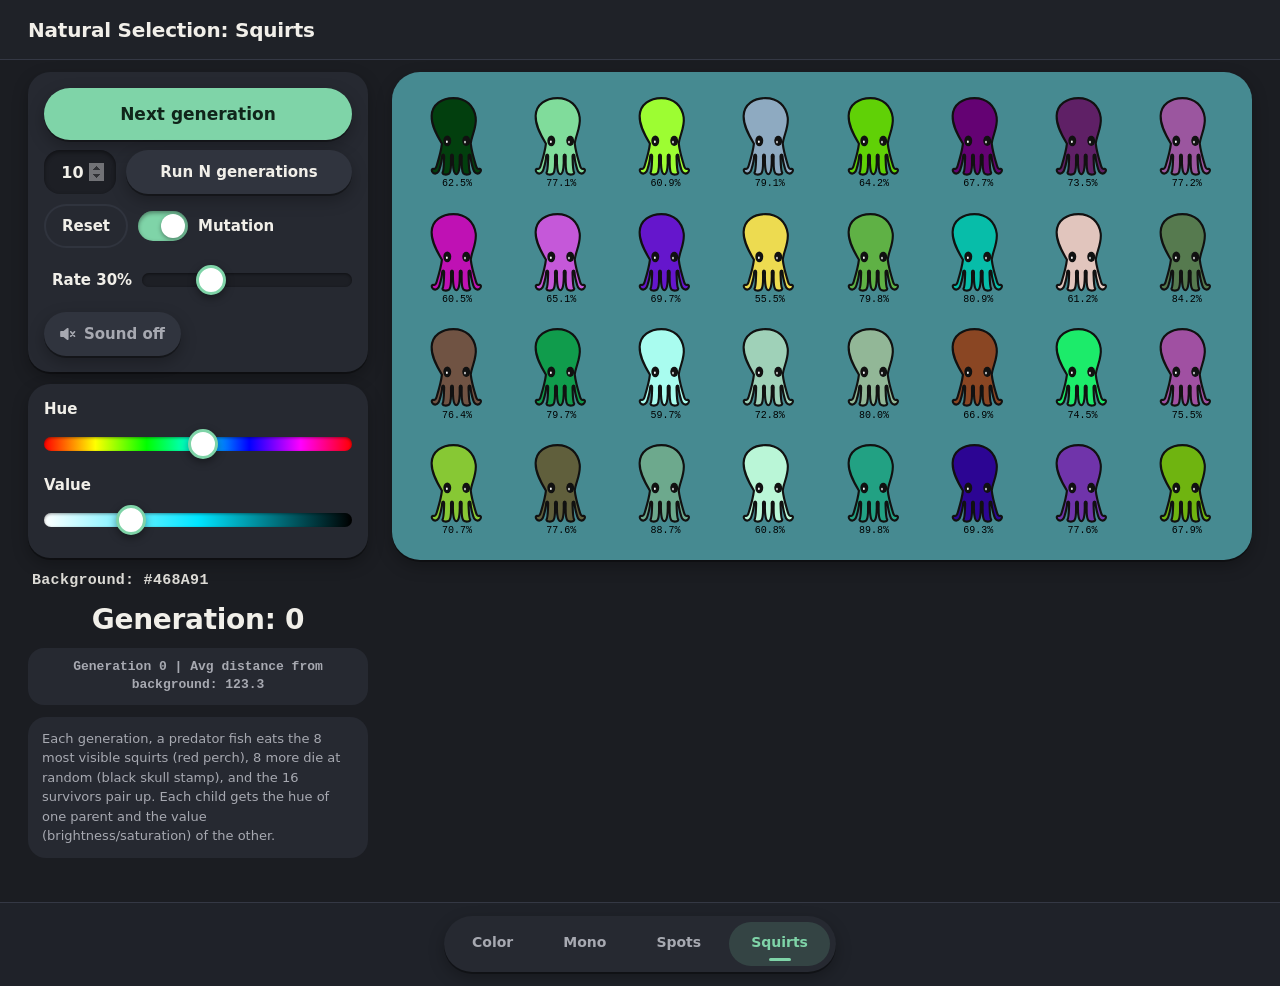
<file: squirts.html>
<!DOCTYPE html>
<html><head><meta charset="utf-8"><title>Natural Selection: Squirts</title>
<style>
body{font-family:system-ui,sans-serif;background:#222;color:#eee;display:flex;flex-direction:column;align-items:center;margin:20px}
#grid{display:grid;grid-template-columns:repeat(8,90px);gap:14px;padding:24px;border-radius:12px;margin:16px}
.org{width:90px;height:102px;display:flex;flex-direction:column;align-items:center;justify-content:center;font:10px monospace;color:inherit;transition:opacity .4s,transform .4s}.org svg{width:70px;height:86px}
.org{position:relative}.mark{position:absolute;inset:0;display:flex;align-items:center;justify-content:center;font-size:56px;pointer-events:none;filter:drop-shadow(0 0 3px #000)}.eaten>svg,.random>svg{opacity:.8}

button,input{font-size:15px;margin:4px;padding:6px 12px}
#stats{font-family:monospace;margin-top:8px;text-align:center}
#generation{font:800 28px/1.15 system-ui,sans-serif;margin:8px 0 4px;text-align:center;letter-spacing:-.01em}
</style>
<meta name="viewport" content="width=device-width,initial-scale=1,viewport-fit=cover">
<link rel="stylesheet" href="design/mobile.css"></head><body>
<h2>Natural Selection: Squirts</h2>
<div class="controls">
<button id="step" title="Run one generation. The red perch swims to each creature the predator takes, and a black skull stamps down on each one lost to chance. Then a heart marks each of the 16 survivors, the parents, and an egg appears on each heart. The eggs hatch, each baby squid swims to its new cell, and it grows into an adult in the colors it inherited. Takes about 10 seconds, or about 2 with reduced motion.">Next generation</button>
<input id="n" title="How many generations &quot;Run N generations&quot; will run. Ten by default." type="number" value="10" min="1">
<button id="multi" title="Run the number of generations in the box at once, with no marks, and show only the result.">Run N generations</button>
<button id="reset" title="Start over with a new random background, a new random population, and generation 0.">Reset</button>
<label><input type="checkbox" id="mut" title="When checked, each child has a chance, set by the Rate slider (30% by default), of a small change to its genes. Uncheck to allow only recombination." checked> Mutation</label>
<span class="mutrate"><label for="mutrate" id="mutratelabel" title="Chance that each child gets a small random change to its genes, from 0 to 100% in steps of 5. Default 30%. Takes effect from the next generation, no reset needed. Dimmed while Mutation is off.">Rate 30%</label><input type="range" id="mutrate" min="0" max="100" step="5" value="30" title="Chance that each child gets a small random change to its genes, from 0 to 100% in steps of 5. Default 30%. Takes effect from the next generation, no reset needed. Dimmed while Mutation is off."></span>
<button id="sound" type="button" aria-pressed="false" title="Turn sound on or off. When on, Next generation plays perch sounds as the fish hunts and a thump as each skull stamp lands. It is off until you click it, and Run N generations and reduced motion stay silent.">Sound off</button>
</div>
<div class="controls"><label>Hue <input type="range" id="hue" title="Set the background hue around the color wheel, 0 to 360. It changes right away, without a reset." min="0" max="360" style="background:linear-gradient(to right,#f00,#ff0,#0f0,#0ff,#00f,#f0f,#f00)"></label> <label>Value <input type="range" id="val" title="Move the background from white (0) through full hue (50) to black (100). It changes right away." min="0" max="100"></label></div>
<div id="bglabel" title="The background color as #RRGGBB. Use the Hue and Value sliders to change it."></div>
<div id="generation" aria-live="polite" aria-atomic="true">Generation: 0</div>
<div id="grid"></div>
<div id="stats" title="The generation count and the population&#x27;s average distance from the background. Lower means better camouflage."></div>
<p style="font-size:13px;color:#aaa">Each generation, a predator fish eats the 8 most visible squirts (red perch), 8 more die at random (black skull stamp), and the 16 survivors pair up. Each child gets the hue of one parent and the value (brightness/saturation) of the other.</p>
<p class="nav"><a href="index.html" title="Go to the Color version: butterflies in full color.">Color</a><a href="mono.html" title="Go to the Monochrome version: gray moths with 32-bit genes.">Mono</a><a href="spots.html" title="Go to the Spots version: white moths with gray spots.">Spots</a><a href="squirts.html" class="active" aria-current="page">Squirts</a></p>
<script src="design/predator-anim/predator-svgs.js"></script><script src="design/predator-anim/predator-anim.js"></script><script src="design/stamp/stamp-svgs.js"></script><script src="design/stamp-anim/stamp.js"></script><script src="design/sounds/sfx.js"></script><script src="design/hearts/hearts.js"></script><script src="design/hatch/baby-svgs.js"></script><script src="design/hatch/hatch.js"></script><script>if(window.SFX)SFX.breedWater=true; // -water variants of the breeding cues (design/sounds/breeding/SOUND-NOTES.md)</script>
<script>
const N=32,Q=N/4;let bg,pop,gen;
const rnd=()=>Math.floor(Math.random()*0x1000000);
const hex=c=>'#'+c.toString(16).padStart(6,'0').toUpperCase();
const rgb=c=>[c>>16&255,c>>8&255,c&255];
function toHSV(c){let[r,g,b]=rgb(c).map(x=>x/255),mx=Math.max(r,g,b),mn=Math.min(r,g,b),d=mx-mn,h=0;
 if(d){if(mx==r)h=((g-b)/d)%6;else if(mx==g)h=(b-r)/d+2;else h=(r-g)/d+4;h*=60;if(h<0)h+=360}
 return{h,s:mx?d/mx:0,v:mx}}
function fromHSV(h,s,v){let c=v*s,x=c*(1-Math.abs((h/60)%2-1)),m=v-c,[r,g,b]=h<60?[c,x,0]:h<120?[x,c,0]:h<180?[0,c,x]:h<240?[0,x,c]:h<300?[x,0,c]:[c,0,x];
 return(Math.round((r+m)*255)<<16)|(Math.round((g+m)*255)<<8)|Math.round((b+m)*255)}
function dist(a,b){const A=rgb(a),B=rgb(b);return Math.hypot(A[0]-B[0],A[1]-B[1],A[2]-B[2])}
const clamp=x=>Math.min(1,Math.max(0,x));
function child(hp,vp){let{h}=toHSV(hp),{s,v}=toHSV(vp);
 if(document.getElementById('mut').checked&&Math.random()<+document.getElementById('mutrate').value/100){h=(h+(Math.random()-.5)*40+360)%360;s=clamp(s+(Math.random()-.5)*.15);v=clamp(v+(Math.random()-.5)*.15)}
 return fromHSV(h,s,v)}
function shuffle(a){for(let i=a.length-1;i>0;i--){const j=Math.random()*(i+1)|0;[a[i],a[j]]=[a[j],a[i]]}return a}
function reset(){bg=rnd();syncSliders();pop=Array.from({length:N},rnd);gen=0;render()}
function lblColor(h){const L=[1,3,5].map(i=>{const c=parseInt(h.substr(i,2),16)/255;return c<=.04045?c/12.92:((c+.055)/1.055)**2.4}),Y=.2126*L[0]+.7152*L[1]+.0722*L[2];return (Y+.05)/.05>=1.05/(Y+.05)?'#000':'#fff'}
function render(marks={}){lastMarks=marks;const g=document.getElementById('grid');document.getElementById('bglabel').textContent='Background: '+hex(bg);g.style.background=hex(bg);g.style.color=lblColor(hex(bg));g.innerHTML='';
 pop.forEach((c,i)=>{const d=document.createElement('div');d.className='org '+(marks[i]||'');d.title="A squid and how closely its color matches the background, from 0 to 100%. The least hidden are eaten; a child takes the hue of one parent and the saturation and value of the other.";const f=hex(c);d.innerHTML=`<svg viewBox='0 0 80 100' style='color:${f}'><path fill='currentColor' stroke='#111' stroke-width='2.6' stroke-linejoin='round' stroke-linecap='round' d='M21,58 C15,48 8,36 8.5,24 C9,10 21,2.5 35,2.5 C50,2.5 60,12 62,26 C63.5,38 57,48 56,58 C57,67 60,77 62.5,85 C63.5,88 65,89 66.5,88.5 C69,88 69,92 66.5,93.5 C63,95.5 60,93 59,89 C57.5,84 56,79 55.7,73 C55.7,70.5 53.3,70.5 53.3,73 C53.6,82 53.6,91 55.3,93 C55.8,95.5 50,96.5 47,94 C45.3,92 44.7,82 45,73 C45,70.5 42.6,70.5 42.6,73 C42.9,82 42.6,95 38.5,95 C34.4,95 34.1,82 34.4,73 C34.4,70.5 32,70.5 32,73 C32.3,82 31.7,92 30,94 C27,96.5 21.2,95.5 21.7,93 C23.4,91 23.4,82 23.7,73 C23.7,70.5 21.3,70.5 21.3,73 C21,79 19.5,84 18,89 C17,93 14,95.5 10.5,93.5 C8,92 8,88 10.5,88.5 C12,89 13.5,88 14.5,85 C17,77 20,67 21,58 Z'/> <g> <ellipse cx='27.5' cy='54.5' rx='4.8' ry='6.5' fill='#111'/> <ellipse cx='50.5' cy='54.5' rx='4.8' ry='6.2' fill='#111'/> <ellipse cx='27' cy='55.5' rx='1.1' ry='1.5' fill='#fff'/> <ellipse cx='49' cy='56' rx='0.9' ry='1.6' fill='#fff'/> </g></svg><span>${(100*(1-(dist(c,bg)/(255*Math.sqrt(3))))).toFixed(1)}%</span>`+(marks[i]=='eaten'?`<div class='mark'><svg viewBox='0 0 80 80' width='80' height='80'><g fill='none' stroke='#000' stroke-opacity='.55' stroke-width='6.5' stroke-linejoin='round' stroke-linecap='round'><path d='M8 41 C13 30 26 24 40 24 C52 24 60 31 64 38 L75 28 L71 40.5 L75 53 L64 43 C59 50 48 56 36 56 C22 56 12 50 8 41 M8 41 L14 42 M24 30 C28 36 28 45 24 51 M27 26 L29 15 L33 25 L36 13 L39 24 L42 14.5 L45 24.5 M48 25 C51 16 58 18 60 31 M30 43 C34 47 38 47 41 44 M30 55 L27 63 L36 56 M47 54 C49 61 55 61 59 49'/><circle cx='17' cy='36' r='3.6' fill='#000' fill-opacity='.55' stroke='none'/></g><g fill='none' stroke='#e00' stroke-width='3' stroke-linejoin='round' stroke-linecap='round'><path d='M8 41 C13 30 26 24 40 24 C52 24 60 31 64 38 L75 28 L71 40.5 L75 53 L64 43 C59 50 48 56 36 56 C22 56 12 50 8 41 M8 41 L14 42 M24 30 C28 36 28 45 24 51 M27 26 L29 15 L33 25 L36 13 L39 24 L42 14.5 L45 24.5 M48 25 C51 16 58 18 60 31 M30 43 C34 47 38 47 41 44 M30 55 L27 63 L36 56 M47 54 C49 61 55 61 59 49'/><circle cx='17' cy='36' r='2' fill='#e00' stroke='none'/></g></svg></div>`:marks[i]=='random'?stampMark(i):'');g.appendChild(d)});
 const avg=pop.reduce((s,c)=>s+dist(c,bg),0)/N;
 document.getElementById('stats').innerHTML=`Generation ${gen} | Avg distance from background: ${avg.toFixed(1)}`;document.getElementById('generation').textContent='Generation: '+gen}
function generation(){let idx=[...pop.keys()].sort((a,b)=>dist(pop[b],bg)-dist(pop[a],bg));
 const eaten=idx.slice(0,Q),rest=shuffle(idx.slice(Q)),killed=rest.slice(0,Q),surv=rest.slice(Q);
 const marks={};eaten.forEach(i=>marks[i]='eaten');killed.forEach(i=>marks[i]='random');
 // bookkeeping only: shuffle survivor indices instead of their genes (same RNG draws, same pairing) so the hatch step knows each pair's cells
 const si=shuffle(surv.slice()),s=si.map(i=>pop[i]),next=[];
 for(let k=0;k<s.length;k+=2){const a=s[k],b=s[k+1];next.push(child(a,b),child(b,a),child(a,b),child(b,a))}
 return{marks,next,pairs:si}}
// Animated kill step (design/predator-anim/MOTION-SPEC.md). Selection/breeding unchanged; only timing+visuals.
const STEP_PAUSE=800,STEP_STATIC=1500;let stepBusy=false;
// Random-death rubber stamps (design/stamp-anim/stamp.js; timing from design/stamp/STAMP-SPEC.md). ms / px / deg.
// 8 stamps land one by one across the predator run: start + 7*gap + drop+squash+settle = 150+4200+480 = 4830ms, before the predator's exit starts (5440-520 = 4920ms).
const STAMP={start:150,gap:600,drop:240,squash:80,settle:160,scale:1.8,lift:18,tilt:12,offset:4,shake:1.5,spread:true,dropEase:'cubic-bezier(.55,0,1,.45)'};
function lockUI(on){['step','multi','reset','bgs','rbg','hue','val'].forEach(id=>{const e=document.getElementById(id);if(e)e.disabled=on})}
async function step(){if(stepBusy)return;stepBusy=true;lockUI(true);
 const{marks,next,pairs}=generation();render(marks);
 const eaten=Object.keys(marks).filter(i=>marks[i]=='eaten').map(Number),rm=matchMedia('(prefers-reduced-motion: reduce)').matches;
 const randomIdx=Object.keys(marks).filter(i=>marks[i]=='random').map(Number);
 if(window.SFX)SFX.scheduleRun('fish',eaten.length,randomIdx.length,STAMP); // sounds on the same clock as the animations (design/sounds/SOUND-NOTES.md)
 const stamps=window.stampMarks?stampMarks(document.getElementById('grid'),randomIdx,STAMP).catch(e=>console.error(e)):null;
 try{if(window.animatePredator)await animatePredator(document.getElementById('grid'),eaten,'fish')}catch(e){console.error(e)}
 await stamps;
 // Breeding hearts (design/hearts/hearts.js): every survivor (no mark) is a parent in generation()'s pairing loop, so each gets a heart, then an egg.
 const breeders=[...pop.keys()].filter(i=>!marks[i]);
 if(window.breedMarks){try{await breedMarks(document.getElementById('grid'),breeders,{reduced:rm})}catch(e){console.error(e)}}
 // Hatch (design/hatch/hatch.js): eggs crack, each child's baby travels from one parent of its pair to the child's new cell and grows into the adult.
 // order = the same shuffle as pop=shuffle(next) (one draw per element), kept as indices so each child's cell is known; pop ends up identical.
 const order=shuffle([...next.keys()]),commit=()=>{pop=order.map(j=>next[j]);gen++;render()};
 if(window.hatchPhase){try{await hatchPhase(document.getElementById('grid'),{order,pairs,next,kind:'squid',tint:c=>({body:hex(c)}),reduced:rm,hold:rm?STEP_STATIC:undefined,commit})}catch(e){console.error(e)}}
 else await new Promise(r=>setTimeout(()=>{commit();r()},rm?STEP_STATIC:STEP_PAUSE));
 stepBusy=false;lockUI(false)}
function multi(){const n=+document.getElementById('n').value||1;for(let i=0;i<n;i++){pop=shuffle(generation().next);gen++}render()}
document.getElementById('step').onclick=step;document.getElementById('multi').onclick=multi;document.getElementById('reset').onclick=reset;
const snd=document.getElementById('sound');snd.onclick=()=>{const on=snd.getAttribute('aria-pressed')!=='true';snd.setAttribute('aria-pressed',String(on));snd.textContent=on?'Sound on':'Sound off';if(window.SFX)SFX.setEnabled(on)};

function sliderColor(h,t){const p=rgb(fromHSV(h%360,1,1));let c;if(t<=50){const k=t/50;c=p.map(x=>255+(x-255)*k)}else{const k=(t-50)/50;c=p.map(x=>x*(1-k))}
 c=c.map(Math.round);return(c[0]<<16)|(c[1]<<8)|c[2]}
function syncSliders(){const{h,s,v}=toHSV(bg);const H=document.getElementById('hue'),V=document.getElementById('val');H.value=Math.round(h);V.value=Math.round(s>=v?50+50*(1-v):50*s);updVal()}
function updVal(){const h=+document.getElementById('hue').value,p=hex(fromHSV(h%360,1,1));document.getElementById('val').style.background=`linear-gradient(to right,#fff,${p},#000)`}
let lastMarks={};
function onSlide(){updVal();bg=sliderColor(+document.getElementById('hue').value,+document.getElementById('val').value);render(lastMarks)}
document.getElementById('hue').oninput=onSlide;document.getElementById('val').oninput=onSlide;
// Mutation rate slider (#mutrate): read in child() at breeding time, so a change applies from the next generation; dimmed while #mut is off.
{const m=document.getElementById('mut'),r=document.getElementById('mutrate'),l=document.getElementById('mutratelabel');
 r.oninput=()=>{l.textContent='Rate '+r.value+'%'};m.addEventListener('change',()=>{r.disabled=!m.checked;r.parentNode.classList.toggle('off',!m.checked)});m.dispatchEvent(new Event('change'));r.oninput()}
reset();
</script></body></html>
</file>
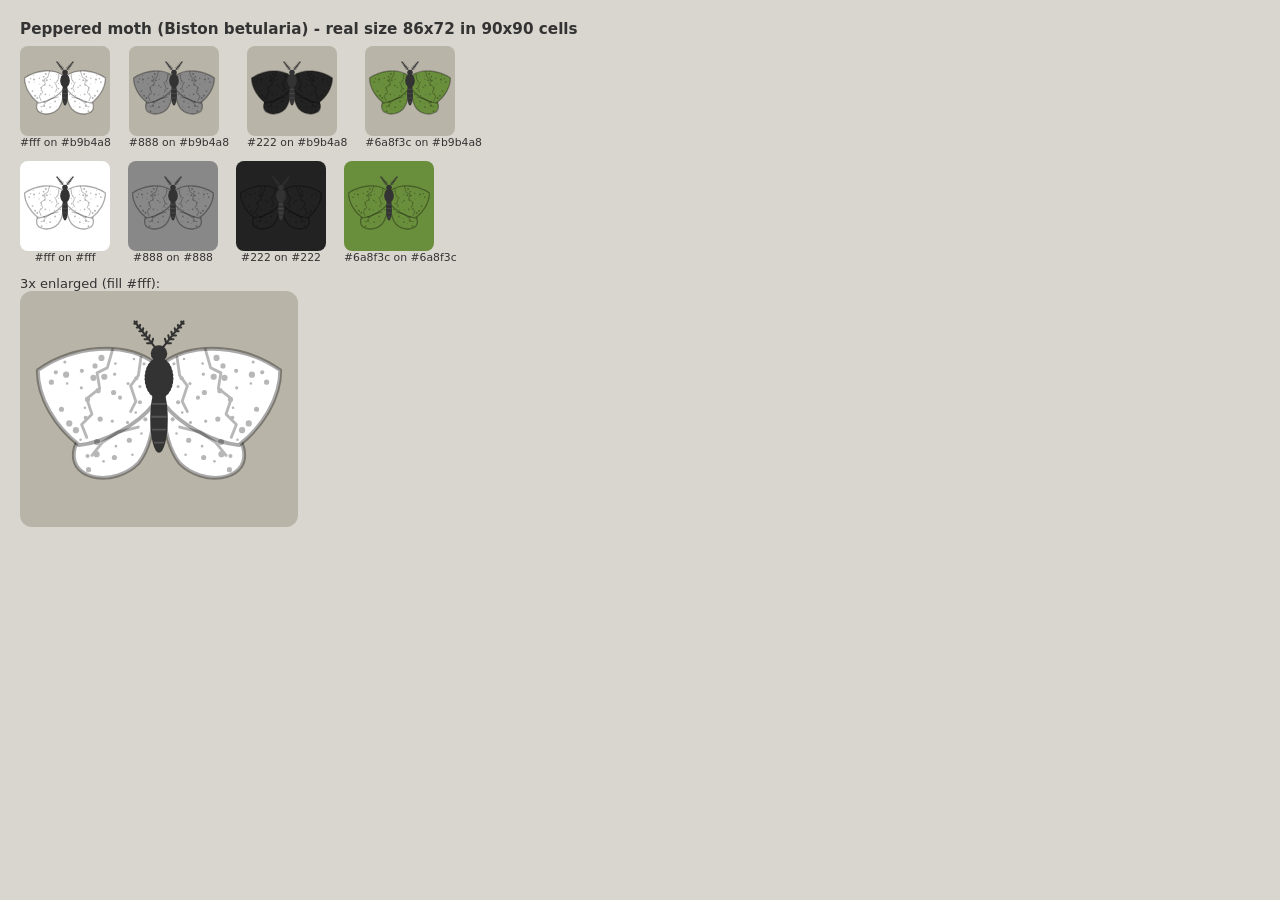
<file: design/moth-preview.html>
<html><body style='margin:0;background:#d9d6cf;font:13px system-ui;padding:20px;color:#333'>
<h3 style='margin:0 0 8px'>Peppered moth (Biston betularia) - real size 86x72 in 90x90 cells</h3>
<style>.row{display:flex;gap:18px;margin-bottom:12px}.c{text-align:center}.cell{width:90px;height:90px;display:flex;align-items:center;justify-content:center;border-radius:8px}</style>
<div class='row'><div class='c'><div class='cell' style='background:#b9b4a8'><svg viewBox='0 0 100 80' width='86' height='72'><g id='wings' fill='#fff' stroke='#0005' stroke-width='1.5' stroke-linejoin='round'><path d='M48 36 C34 40,18 46,17 57 C16 68,33 70,42 61 C46 56,48 48,48 41Z'/><path d='M52 36 C66 40,82 46,83 57 C84 68,67 70,58 61 C54 56,52 48,52 41Z'/><path d='M48 22 C37 14,17 15,3 25 C3 36,10 47,19 54 C29 53,42 46,48 38Z'/><path d='M52 22 C63 14,83 15,97 25 C97 36,90 47,81 54 C71 53,58 46,52 38Z'/></g>
<g id='pepper' class='pepper' opacity='.28'><g fill='#000'><circle cx='66.9' cy='22.4' r='0.5'/><circle cx='33.1' cy='22.4' r='0.5'/><circle cx='55.3' cy='44.0' r='0.8'/><circle cx='44.7' cy='44.0' r='0.8'/><circle cx='71.2' cy='27.5' r='1.2'/><circle cx='28.8' cy='27.5' r='1.2'/><circle cx='71.5' cy='60.3' r='0.5'/><circle cx='28.5' cy='60.3' r='0.5'/><circle cx='62.2' cy='45.2' r='0.6'/><circle cx='37.8' cy='45.2' r='0.6'/><circle cx='57.4' cy='31.3' r='0.6'/><circle cx='42.6' cy='31.3' r='0.6'/><circle cx='84.8' cy='45.6' r='1.2'/><circle cx='15.2' cy='45.6' r='1.2'/><circle cx='61.5' cy='52.1' r='1.0'/><circle cx='38.5' cy='52.1' r='1.0'/><circle cx='87.8' cy='40.1' r='1.0'/><circle cx='12.2' cy='40.1' r='1.0'/><circle cx='60.3' cy='57.7' r='0.5'/><circle cx='39.7' cy='57.7' r='0.5'/><circle cx='78.4' cy='43.4' r='0.8'/><circle cx='21.6' cy='43.4' r='0.8'/><circle cx='85.6' cy='30.1' r='0.5'/><circle cx='14.4' cy='30.1' r='0.5'/><circle cx='57.4' cy='37.4' r='0.8'/><circle cx='42.6' cy='37.4' r='0.8'/><circle cx='59.0' cy='41.4' r='0.5'/><circle cx='41.0' cy='41.4' r='0.5'/><circle cx='77.7' cy='58.2' r='0.8'/><circle cx='22.3' cy='58.2' r='0.8'/><circle cx='67.6' cy='33.6' r='1.0'/><circle cx='32.4' cy='33.6' r='1.0'/><circle cx='78.7' cy='39.5' r='0.5'/><circle cx='21.3' cy='39.5' r='0.5'/><circle cx='65.1' cy='35.6' r='0.8'/><circle cx='34.9' cy='35.6' r='0.8'/><circle cx='59.7' cy='20.6' r='0.5'/><circle cx='40.3' cy='20.6' r='0.5'/><circle cx='62.0' cy='30.1' r='0.6'/><circle cx='38.0' cy='30.1' r='0.6'/><circle cx='74.8' cy='23.3' r='1.0'/><circle cx='25.2' cy='23.3' r='1.0'/><circle cx='77.3' cy='63.5' r='1.0'/><circle cx='22.7' cy='63.5' r='1.0'/><circle cx='91.7' cy='29.6' r='1.0'/><circle cx='8.3' cy='29.6' r='1.0'/><circle cx='55.8' cy='22.5' r='0.6'/><circle cx='44.2' cy='22.5' r='0.6'/><circle cx='80.1' cy='31.8' r='0.6'/><circle cx='19.9' cy='31.8' r='0.6'/><circle cx='80.4' cy='51.9' r='0.5'/><circle cx='19.6' cy='51.9' r='0.5'/><circle cx='77.7' cy='36.3' r='1.0'/><circle cx='22.3' cy='36.3' r='1.0'/><circle cx='56.8' cy='49.5' r='0.5'/><circle cx='43.2' cy='49.5' r='0.5'/><circle cx='72.3' cy='20.2' r='1.2'/><circle cx='27.7' cy='20.2' r='1.2'/><circle cx='58.8' cy='28.1' r='0.8'/><circle cx='41.2' cy='28.1' r='0.8'/><circle cx='74.0' cy='52.8' r='1.2'/><circle cx='26.0' cy='52.8' r='1.2'/><circle cx='67.2' cy='26.5' r='0.6'/><circle cx='32.8' cy='26.5' r='0.6'/><circle cx='86.0' cy='26.7' r='1.2'/><circle cx='14.0' cy='26.7' r='1.2'/><circle cx='73.6' cy='32.9' r='1.0'/><circle cx='26.4' cy='32.9' r='1.0'/><circle cx='67.3' cy='58.8' r='1.0'/><circle cx='32.7' cy='58.8' r='1.0'/><circle cx='82.2' cy='48.2' r='1.2'/><circle cx='17.8' cy='48.2' r='1.2'/><circle cx='68.1' cy='44.7' r='0.6'/><circle cx='31.9' cy='44.7' r='0.6'/><circle cx='86.5' cy='21.8' r='0.6'/><circle cx='13.5' cy='21.8' r='0.6'/><circle cx='90.0' cy='25.8' r='0.8'/><circle cx='10.0' cy='25.8' r='0.8'/><circle cx='74.2' cy='57.5' r='1.2'/><circle cx='25.8' cy='57.5' r='1.2'/><circle cx='79.9' cy='25.2' r='0.8'/><circle cx='20.1' cy='25.2' r='0.8'/><circle cx='72.8' cy='43.9' r='1.0'/><circle cx='27.2' cy='43.9' r='1.0'/><circle cx='75.4' cy='27.9' r='1.2'/><circle cx='24.6' cy='27.9' r='1.2'/><circle cx='66.7' cy='54.4' r='0.5'/><circle cx='33.3' cy='54.4' r='0.5'/></g><path d='M68 17 L70 24 L74 26 L73 32 L78 36 L76 42 L80 46 L78 51 M32 17 L30 24 L26 26 L27 32 L22 36 L24 42 L20 46 L22 51 M57 20 L58 27 L61 31 L59 37 L61 41 M43 20 L42 27 L39 31 L41 37 L39 41 M58 47 L66 49 L72 53 L76 58 M42 47 L34 49 L28 53 L24 58' fill='none' stroke='#000' stroke-width='1.1' stroke-linecap='round' stroke-linejoin='round'/></g>
<g id='moth-body' fill='#333'><ellipse cx='50' cy='44' rx='3.4' ry='13'/><ellipse cx='50' cy='28' rx='4.8' ry='7.2' stroke='#333' stroke-width='1.6' stroke-dasharray='.5 .9' stroke-linecap='round'/><circle cx='50' cy='18.5' r='3.2'/><path d='M47.2 38h5.6M47 43h6M47.3 48h5.4M48 53h4' stroke='#555' stroke-width='.7'/></g>
<path d='M48.4 16 L40.5 6 M47.2 14.5 l0.5 -1.7 M47.2 14.5 l-1.8 0.0 M46.0 13.0 l0.4 -1.6 M46.0 13.0 l-1.6 0.0 M44.8 11.5 l0.4 -1.4 M44.8 11.5 l-1.4 0.0 M43.6 9.9 l0.3 -1.2 M43.6 9.9 l-1.2 0.0 M42.4 8.4 l0.3 -1.0 M42.4 8.4 l-1.0 0.0 M41.2 6.9 l0.2 -0.8 M41.2 6.9 l-0.8 0.0 M51.6 16 L59.5 6 M52.8 14.5 l1.8 0.0 M52.8 14.5 l-0.5 -1.7 M54.0 13.0 l1.6 0.0 M54.0 13.0 l-0.4 -1.6 M55.2 11.5 l1.4 0.0 M55.2 11.5 l-0.4 -1.4 M56.4 9.9 l1.2 0.0 M56.4 9.9 l-0.3 -1.2 M57.6 8.4 l1.0 0.0 M57.6 8.4 l-0.3 -1.0 M58.8 6.9 l0.8 0.0 M58.8 6.9 l-0.2 -0.8' stroke='#333' stroke-width='.8' fill='none' stroke-linecap='round'/>
</svg></div><small>#fff on #b9b4a8</small></div><div class='c'><div class='cell' style='background:#b9b4a8'><svg viewBox='0 0 100 80' width='86' height='72'><g id='wings' fill='#888' stroke='#0005' stroke-width='1.5' stroke-linejoin='round'><path d='M48 36 C34 40,18 46,17 57 C16 68,33 70,42 61 C46 56,48 48,48 41Z'/><path d='M52 36 C66 40,82 46,83 57 C84 68,67 70,58 61 C54 56,52 48,52 41Z'/><path d='M48 22 C37 14,17 15,3 25 C3 36,10 47,19 54 C29 53,42 46,48 38Z'/><path d='M52 22 C63 14,83 15,97 25 C97 36,90 47,81 54 C71 53,58 46,52 38Z'/></g>
<g id='pepper' class='pepper' opacity='.28'><g fill='#000'><circle cx='66.9' cy='22.4' r='0.5'/><circle cx='33.1' cy='22.4' r='0.5'/><circle cx='55.3' cy='44.0' r='0.8'/><circle cx='44.7' cy='44.0' r='0.8'/><circle cx='71.2' cy='27.5' r='1.2'/><circle cx='28.8' cy='27.5' r='1.2'/><circle cx='71.5' cy='60.3' r='0.5'/><circle cx='28.5' cy='60.3' r='0.5'/><circle cx='62.2' cy='45.2' r='0.6'/><circle cx='37.8' cy='45.2' r='0.6'/><circle cx='57.4' cy='31.3' r='0.6'/><circle cx='42.6' cy='31.3' r='0.6'/><circle cx='84.8' cy='45.6' r='1.2'/><circle cx='15.2' cy='45.6' r='1.2'/><circle cx='61.5' cy='52.1' r='1.0'/><circle cx='38.5' cy='52.1' r='1.0'/><circle cx='87.8' cy='40.1' r='1.0'/><circle cx='12.2' cy='40.1' r='1.0'/><circle cx='60.3' cy='57.7' r='0.5'/><circle cx='39.7' cy='57.7' r='0.5'/><circle cx='78.4' cy='43.4' r='0.8'/><circle cx='21.6' cy='43.4' r='0.8'/><circle cx='85.6' cy='30.1' r='0.5'/><circle cx='14.4' cy='30.1' r='0.5'/><circle cx='57.4' cy='37.4' r='0.8'/><circle cx='42.6' cy='37.4' r='0.8'/><circle cx='59.0' cy='41.4' r='0.5'/><circle cx='41.0' cy='41.4' r='0.5'/><circle cx='77.7' cy='58.2' r='0.8'/><circle cx='22.3' cy='58.2' r='0.8'/><circle cx='67.6' cy='33.6' r='1.0'/><circle cx='32.4' cy='33.6' r='1.0'/><circle cx='78.7' cy='39.5' r='0.5'/><circle cx='21.3' cy='39.5' r='0.5'/><circle cx='65.1' cy='35.6' r='0.8'/><circle cx='34.9' cy='35.6' r='0.8'/><circle cx='59.7' cy='20.6' r='0.5'/><circle cx='40.3' cy='20.6' r='0.5'/><circle cx='62.0' cy='30.1' r='0.6'/><circle cx='38.0' cy='30.1' r='0.6'/><circle cx='74.8' cy='23.3' r='1.0'/><circle cx='25.2' cy='23.3' r='1.0'/><circle cx='77.3' cy='63.5' r='1.0'/><circle cx='22.7' cy='63.5' r='1.0'/><circle cx='91.7' cy='29.6' r='1.0'/><circle cx='8.3' cy='29.6' r='1.0'/><circle cx='55.8' cy='22.5' r='0.6'/><circle cx='44.2' cy='22.5' r='0.6'/><circle cx='80.1' cy='31.8' r='0.6'/><circle cx='19.9' cy='31.8' r='0.6'/><circle cx='80.4' cy='51.9' r='0.5'/><circle cx='19.6' cy='51.9' r='0.5'/><circle cx='77.7' cy='36.3' r='1.0'/><circle cx='22.3' cy='36.3' r='1.0'/><circle cx='56.8' cy='49.5' r='0.5'/><circle cx='43.2' cy='49.5' r='0.5'/><circle cx='72.3' cy='20.2' r='1.2'/><circle cx='27.7' cy='20.2' r='1.2'/><circle cx='58.8' cy='28.1' r='0.8'/><circle cx='41.2' cy='28.1' r='0.8'/><circle cx='74.0' cy='52.8' r='1.2'/><circle cx='26.0' cy='52.8' r='1.2'/><circle cx='67.2' cy='26.5' r='0.6'/><circle cx='32.8' cy='26.5' r='0.6'/><circle cx='86.0' cy='26.7' r='1.2'/><circle cx='14.0' cy='26.7' r='1.2'/><circle cx='73.6' cy='32.9' r='1.0'/><circle cx='26.4' cy='32.9' r='1.0'/><circle cx='67.3' cy='58.8' r='1.0'/><circle cx='32.7' cy='58.8' r='1.0'/><circle cx='82.2' cy='48.2' r='1.2'/><circle cx='17.8' cy='48.2' r='1.2'/><circle cx='68.1' cy='44.7' r='0.6'/><circle cx='31.9' cy='44.7' r='0.6'/><circle cx='86.5' cy='21.8' r='0.6'/><circle cx='13.5' cy='21.8' r='0.6'/><circle cx='90.0' cy='25.8' r='0.8'/><circle cx='10.0' cy='25.8' r='0.8'/><circle cx='74.2' cy='57.5' r='1.2'/><circle cx='25.8' cy='57.5' r='1.2'/><circle cx='79.9' cy='25.2' r='0.8'/><circle cx='20.1' cy='25.2' r='0.8'/><circle cx='72.8' cy='43.9' r='1.0'/><circle cx='27.2' cy='43.9' r='1.0'/><circle cx='75.4' cy='27.9' r='1.2'/><circle cx='24.6' cy='27.9' r='1.2'/><circle cx='66.7' cy='54.4' r='0.5'/><circle cx='33.3' cy='54.4' r='0.5'/></g><path d='M68 17 L70 24 L74 26 L73 32 L78 36 L76 42 L80 46 L78 51 M32 17 L30 24 L26 26 L27 32 L22 36 L24 42 L20 46 L22 51 M57 20 L58 27 L61 31 L59 37 L61 41 M43 20 L42 27 L39 31 L41 37 L39 41 M58 47 L66 49 L72 53 L76 58 M42 47 L34 49 L28 53 L24 58' fill='none' stroke='#000' stroke-width='1.1' stroke-linecap='round' stroke-linejoin='round'/></g>
<g id='moth-body' fill='#333'><ellipse cx='50' cy='44' rx='3.4' ry='13'/><ellipse cx='50' cy='28' rx='4.8' ry='7.2' stroke='#333' stroke-width='1.6' stroke-dasharray='.5 .9' stroke-linecap='round'/><circle cx='50' cy='18.5' r='3.2'/><path d='M47.2 38h5.6M47 43h6M47.3 48h5.4M48 53h4' stroke='#555' stroke-width='.7'/></g>
<path d='M48.4 16 L40.5 6 M47.2 14.5 l0.5 -1.7 M47.2 14.5 l-1.8 0.0 M46.0 13.0 l0.4 -1.6 M46.0 13.0 l-1.6 0.0 M44.8 11.5 l0.4 -1.4 M44.8 11.5 l-1.4 0.0 M43.6 9.9 l0.3 -1.2 M43.6 9.9 l-1.2 0.0 M42.4 8.4 l0.3 -1.0 M42.4 8.4 l-1.0 0.0 M41.2 6.9 l0.2 -0.8 M41.2 6.9 l-0.8 0.0 M51.6 16 L59.5 6 M52.8 14.5 l1.8 0.0 M52.8 14.5 l-0.5 -1.7 M54.0 13.0 l1.6 0.0 M54.0 13.0 l-0.4 -1.6 M55.2 11.5 l1.4 0.0 M55.2 11.5 l-0.4 -1.4 M56.4 9.9 l1.2 0.0 M56.4 9.9 l-0.3 -1.2 M57.6 8.4 l1.0 0.0 M57.6 8.4 l-0.3 -1.0 M58.8 6.9 l0.8 0.0 M58.8 6.9 l-0.2 -0.8' stroke='#333' stroke-width='.8' fill='none' stroke-linecap='round'/>
</svg></div><small>#888 on #b9b4a8</small></div><div class='c'><div class='cell' style='background:#b9b4a8'><svg viewBox='0 0 100 80' width='86' height='72'><g id='wings' fill='#222' stroke='#0005' stroke-width='1.5' stroke-linejoin='round'><path d='M48 36 C34 40,18 46,17 57 C16 68,33 70,42 61 C46 56,48 48,48 41Z'/><path d='M52 36 C66 40,82 46,83 57 C84 68,67 70,58 61 C54 56,52 48,52 41Z'/><path d='M48 22 C37 14,17 15,3 25 C3 36,10 47,19 54 C29 53,42 46,48 38Z'/><path d='M52 22 C63 14,83 15,97 25 C97 36,90 47,81 54 C71 53,58 46,52 38Z'/></g>
<g id='pepper' class='pepper' opacity='.28'><g fill='#000'><circle cx='66.9' cy='22.4' r='0.5'/><circle cx='33.1' cy='22.4' r='0.5'/><circle cx='55.3' cy='44.0' r='0.8'/><circle cx='44.7' cy='44.0' r='0.8'/><circle cx='71.2' cy='27.5' r='1.2'/><circle cx='28.8' cy='27.5' r='1.2'/><circle cx='71.5' cy='60.3' r='0.5'/><circle cx='28.5' cy='60.3' r='0.5'/><circle cx='62.2' cy='45.2' r='0.6'/><circle cx='37.8' cy='45.2' r='0.6'/><circle cx='57.4' cy='31.3' r='0.6'/><circle cx='42.6' cy='31.3' r='0.6'/><circle cx='84.8' cy='45.6' r='1.2'/><circle cx='15.2' cy='45.6' r='1.2'/><circle cx='61.5' cy='52.1' r='1.0'/><circle cx='38.5' cy='52.1' r='1.0'/><circle cx='87.8' cy='40.1' r='1.0'/><circle cx='12.2' cy='40.1' r='1.0'/><circle cx='60.3' cy='57.7' r='0.5'/><circle cx='39.7' cy='57.7' r='0.5'/><circle cx='78.4' cy='43.4' r='0.8'/><circle cx='21.6' cy='43.4' r='0.8'/><circle cx='85.6' cy='30.1' r='0.5'/><circle cx='14.4' cy='30.1' r='0.5'/><circle cx='57.4' cy='37.4' r='0.8'/><circle cx='42.6' cy='37.4' r='0.8'/><circle cx='59.0' cy='41.4' r='0.5'/><circle cx='41.0' cy='41.4' r='0.5'/><circle cx='77.7' cy='58.2' r='0.8'/><circle cx='22.3' cy='58.2' r='0.8'/><circle cx='67.6' cy='33.6' r='1.0'/><circle cx='32.4' cy='33.6' r='1.0'/><circle cx='78.7' cy='39.5' r='0.5'/><circle cx='21.3' cy='39.5' r='0.5'/><circle cx='65.1' cy='35.6' r='0.8'/><circle cx='34.9' cy='35.6' r='0.8'/><circle cx='59.7' cy='20.6' r='0.5'/><circle cx='40.3' cy='20.6' r='0.5'/><circle cx='62.0' cy='30.1' r='0.6'/><circle cx='38.0' cy='30.1' r='0.6'/><circle cx='74.8' cy='23.3' r='1.0'/><circle cx='25.2' cy='23.3' r='1.0'/><circle cx='77.3' cy='63.5' r='1.0'/><circle cx='22.7' cy='63.5' r='1.0'/><circle cx='91.7' cy='29.6' r='1.0'/><circle cx='8.3' cy='29.6' r='1.0'/><circle cx='55.8' cy='22.5' r='0.6'/><circle cx='44.2' cy='22.5' r='0.6'/><circle cx='80.1' cy='31.8' r='0.6'/><circle cx='19.9' cy='31.8' r='0.6'/><circle cx='80.4' cy='51.9' r='0.5'/><circle cx='19.6' cy='51.9' r='0.5'/><circle cx='77.7' cy='36.3' r='1.0'/><circle cx='22.3' cy='36.3' r='1.0'/><circle cx='56.8' cy='49.5' r='0.5'/><circle cx='43.2' cy='49.5' r='0.5'/><circle cx='72.3' cy='20.2' r='1.2'/><circle cx='27.7' cy='20.2' r='1.2'/><circle cx='58.8' cy='28.1' r='0.8'/><circle cx='41.2' cy='28.1' r='0.8'/><circle cx='74.0' cy='52.8' r='1.2'/><circle cx='26.0' cy='52.8' r='1.2'/><circle cx='67.2' cy='26.5' r='0.6'/><circle cx='32.8' cy='26.5' r='0.6'/><circle cx='86.0' cy='26.7' r='1.2'/><circle cx='14.0' cy='26.7' r='1.2'/><circle cx='73.6' cy='32.9' r='1.0'/><circle cx='26.4' cy='32.9' r='1.0'/><circle cx='67.3' cy='58.8' r='1.0'/><circle cx='32.7' cy='58.8' r='1.0'/><circle cx='82.2' cy='48.2' r='1.2'/><circle cx='17.8' cy='48.2' r='1.2'/><circle cx='68.1' cy='44.7' r='0.6'/><circle cx='31.9' cy='44.7' r='0.6'/><circle cx='86.5' cy='21.8' r='0.6'/><circle cx='13.5' cy='21.8' r='0.6'/><circle cx='90.0' cy='25.8' r='0.8'/><circle cx='10.0' cy='25.8' r='0.8'/><circle cx='74.2' cy='57.5' r='1.2'/><circle cx='25.8' cy='57.5' r='1.2'/><circle cx='79.9' cy='25.2' r='0.8'/><circle cx='20.1' cy='25.2' r='0.8'/><circle cx='72.8' cy='43.9' r='1.0'/><circle cx='27.2' cy='43.9' r='1.0'/><circle cx='75.4' cy='27.9' r='1.2'/><circle cx='24.6' cy='27.9' r='1.2'/><circle cx='66.7' cy='54.4' r='0.5'/><circle cx='33.3' cy='54.4' r='0.5'/></g><path d='M68 17 L70 24 L74 26 L73 32 L78 36 L76 42 L80 46 L78 51 M32 17 L30 24 L26 26 L27 32 L22 36 L24 42 L20 46 L22 51 M57 20 L58 27 L61 31 L59 37 L61 41 M43 20 L42 27 L39 31 L41 37 L39 41 M58 47 L66 49 L72 53 L76 58 M42 47 L34 49 L28 53 L24 58' fill='none' stroke='#000' stroke-width='1.1' stroke-linecap='round' stroke-linejoin='round'/></g>
<g id='moth-body' fill='#333'><ellipse cx='50' cy='44' rx='3.4' ry='13'/><ellipse cx='50' cy='28' rx='4.8' ry='7.2' stroke='#333' stroke-width='1.6' stroke-dasharray='.5 .9' stroke-linecap='round'/><circle cx='50' cy='18.5' r='3.2'/><path d='M47.2 38h5.6M47 43h6M47.3 48h5.4M48 53h4' stroke='#555' stroke-width='.7'/></g>
<path d='M48.4 16 L40.5 6 M47.2 14.5 l0.5 -1.7 M47.2 14.5 l-1.8 0.0 M46.0 13.0 l0.4 -1.6 M46.0 13.0 l-1.6 0.0 M44.8 11.5 l0.4 -1.4 M44.8 11.5 l-1.4 0.0 M43.6 9.9 l0.3 -1.2 M43.6 9.9 l-1.2 0.0 M42.4 8.4 l0.3 -1.0 M42.4 8.4 l-1.0 0.0 M41.2 6.9 l0.2 -0.8 M41.2 6.9 l-0.8 0.0 M51.6 16 L59.5 6 M52.8 14.5 l1.8 0.0 M52.8 14.5 l-0.5 -1.7 M54.0 13.0 l1.6 0.0 M54.0 13.0 l-0.4 -1.6 M55.2 11.5 l1.4 0.0 M55.2 11.5 l-0.4 -1.4 M56.4 9.9 l1.2 0.0 M56.4 9.9 l-0.3 -1.2 M57.6 8.4 l1.0 0.0 M57.6 8.4 l-0.3 -1.0 M58.8 6.9 l0.8 0.0 M58.8 6.9 l-0.2 -0.8' stroke='#333' stroke-width='.8' fill='none' stroke-linecap='round'/>
</svg></div><small>#222 on #b9b4a8</small></div><div class='c'><div class='cell' style='background:#b9b4a8'><svg viewBox='0 0 100 80' width='86' height='72'><g id='wings' fill='#6a8f3c' stroke='#0005' stroke-width='1.5' stroke-linejoin='round'><path d='M48 36 C34 40,18 46,17 57 C16 68,33 70,42 61 C46 56,48 48,48 41Z'/><path d='M52 36 C66 40,82 46,83 57 C84 68,67 70,58 61 C54 56,52 48,52 41Z'/><path d='M48 22 C37 14,17 15,3 25 C3 36,10 47,19 54 C29 53,42 46,48 38Z'/><path d='M52 22 C63 14,83 15,97 25 C97 36,90 47,81 54 C71 53,58 46,52 38Z'/></g>
<g id='pepper' class='pepper' opacity='.28'><g fill='#000'><circle cx='66.9' cy='22.4' r='0.5'/><circle cx='33.1' cy='22.4' r='0.5'/><circle cx='55.3' cy='44.0' r='0.8'/><circle cx='44.7' cy='44.0' r='0.8'/><circle cx='71.2' cy='27.5' r='1.2'/><circle cx='28.8' cy='27.5' r='1.2'/><circle cx='71.5' cy='60.3' r='0.5'/><circle cx='28.5' cy='60.3' r='0.5'/><circle cx='62.2' cy='45.2' r='0.6'/><circle cx='37.8' cy='45.2' r='0.6'/><circle cx='57.4' cy='31.3' r='0.6'/><circle cx='42.6' cy='31.3' r='0.6'/><circle cx='84.8' cy='45.6' r='1.2'/><circle cx='15.2' cy='45.6' r='1.2'/><circle cx='61.5' cy='52.1' r='1.0'/><circle cx='38.5' cy='52.1' r='1.0'/><circle cx='87.8' cy='40.1' r='1.0'/><circle cx='12.2' cy='40.1' r='1.0'/><circle cx='60.3' cy='57.7' r='0.5'/><circle cx='39.7' cy='57.7' r='0.5'/><circle cx='78.4' cy='43.4' r='0.8'/><circle cx='21.6' cy='43.4' r='0.8'/><circle cx='85.6' cy='30.1' r='0.5'/><circle cx='14.4' cy='30.1' r='0.5'/><circle cx='57.4' cy='37.4' r='0.8'/><circle cx='42.6' cy='37.4' r='0.8'/><circle cx='59.0' cy='41.4' r='0.5'/><circle cx='41.0' cy='41.4' r='0.5'/><circle cx='77.7' cy='58.2' r='0.8'/><circle cx='22.3' cy='58.2' r='0.8'/><circle cx='67.6' cy='33.6' r='1.0'/><circle cx='32.4' cy='33.6' r='1.0'/><circle cx='78.7' cy='39.5' r='0.5'/><circle cx='21.3' cy='39.5' r='0.5'/><circle cx='65.1' cy='35.6' r='0.8'/><circle cx='34.9' cy='35.6' r='0.8'/><circle cx='59.7' cy='20.6' r='0.5'/><circle cx='40.3' cy='20.6' r='0.5'/><circle cx='62.0' cy='30.1' r='0.6'/><circle cx='38.0' cy='30.1' r='0.6'/><circle cx='74.8' cy='23.3' r='1.0'/><circle cx='25.2' cy='23.3' r='1.0'/><circle cx='77.3' cy='63.5' r='1.0'/><circle cx='22.7' cy='63.5' r='1.0'/><circle cx='91.7' cy='29.6' r='1.0'/><circle cx='8.3' cy='29.6' r='1.0'/><circle cx='55.8' cy='22.5' r='0.6'/><circle cx='44.2' cy='22.5' r='0.6'/><circle cx='80.1' cy='31.8' r='0.6'/><circle cx='19.9' cy='31.8' r='0.6'/><circle cx='80.4' cy='51.9' r='0.5'/><circle cx='19.6' cy='51.9' r='0.5'/><circle cx='77.7' cy='36.3' r='1.0'/><circle cx='22.3' cy='36.3' r='1.0'/><circle cx='56.8' cy='49.5' r='0.5'/><circle cx='43.2' cy='49.5' r='0.5'/><circle cx='72.3' cy='20.2' r='1.2'/><circle cx='27.7' cy='20.2' r='1.2'/><circle cx='58.8' cy='28.1' r='0.8'/><circle cx='41.2' cy='28.1' r='0.8'/><circle cx='74.0' cy='52.8' r='1.2'/><circle cx='26.0' cy='52.8' r='1.2'/><circle cx='67.2' cy='26.5' r='0.6'/><circle cx='32.8' cy='26.5' r='0.6'/><circle cx='86.0' cy='26.7' r='1.2'/><circle cx='14.0' cy='26.7' r='1.2'/><circle cx='73.6' cy='32.9' r='1.0'/><circle cx='26.4' cy='32.9' r='1.0'/><circle cx='67.3' cy='58.8' r='1.0'/><circle cx='32.7' cy='58.8' r='1.0'/><circle cx='82.2' cy='48.2' r='1.2'/><circle cx='17.8' cy='48.2' r='1.2'/><circle cx='68.1' cy='44.7' r='0.6'/><circle cx='31.9' cy='44.7' r='0.6'/><circle cx='86.5' cy='21.8' r='0.6'/><circle cx='13.5' cy='21.8' r='0.6'/><circle cx='90.0' cy='25.8' r='0.8'/><circle cx='10.0' cy='25.8' r='0.8'/><circle cx='74.2' cy='57.5' r='1.2'/><circle cx='25.8' cy='57.5' r='1.2'/><circle cx='79.9' cy='25.2' r='0.8'/><circle cx='20.1' cy='25.2' r='0.8'/><circle cx='72.8' cy='43.9' r='1.0'/><circle cx='27.2' cy='43.9' r='1.0'/><circle cx='75.4' cy='27.9' r='1.2'/><circle cx='24.6' cy='27.9' r='1.2'/><circle cx='66.7' cy='54.4' r='0.5'/><circle cx='33.3' cy='54.4' r='0.5'/></g><path d='M68 17 L70 24 L74 26 L73 32 L78 36 L76 42 L80 46 L78 51 M32 17 L30 24 L26 26 L27 32 L22 36 L24 42 L20 46 L22 51 M57 20 L58 27 L61 31 L59 37 L61 41 M43 20 L42 27 L39 31 L41 37 L39 41 M58 47 L66 49 L72 53 L76 58 M42 47 L34 49 L28 53 L24 58' fill='none' stroke='#000' stroke-width='1.1' stroke-linecap='round' stroke-linejoin='round'/></g>
<g id='moth-body' fill='#333'><ellipse cx='50' cy='44' rx='3.4' ry='13'/><ellipse cx='50' cy='28' rx='4.8' ry='7.2' stroke='#333' stroke-width='1.6' stroke-dasharray='.5 .9' stroke-linecap='round'/><circle cx='50' cy='18.5' r='3.2'/><path d='M47.2 38h5.6M47 43h6M47.3 48h5.4M48 53h4' stroke='#555' stroke-width='.7'/></g>
<path d='M48.4 16 L40.5 6 M47.2 14.5 l0.5 -1.7 M47.2 14.5 l-1.8 0.0 M46.0 13.0 l0.4 -1.6 M46.0 13.0 l-1.6 0.0 M44.8 11.5 l0.4 -1.4 M44.8 11.5 l-1.4 0.0 M43.6 9.9 l0.3 -1.2 M43.6 9.9 l-1.2 0.0 M42.4 8.4 l0.3 -1.0 M42.4 8.4 l-1.0 0.0 M41.2 6.9 l0.2 -0.8 M41.2 6.9 l-0.8 0.0 M51.6 16 L59.5 6 M52.8 14.5 l1.8 0.0 M52.8 14.5 l-0.5 -1.7 M54.0 13.0 l1.6 0.0 M54.0 13.0 l-0.4 -1.6 M55.2 11.5 l1.4 0.0 M55.2 11.5 l-0.4 -1.4 M56.4 9.9 l1.2 0.0 M56.4 9.9 l-0.3 -1.2 M57.6 8.4 l1.0 0.0 M57.6 8.4 l-0.3 -1.0 M58.8 6.9 l0.8 0.0 M58.8 6.9 l-0.2 -0.8' stroke='#333' stroke-width='.8' fill='none' stroke-linecap='round'/>
</svg></div><small>#6a8f3c on #b9b4a8</small></div></div><div class='row'><div class='c'><div class='cell' style='background:#fff'><svg viewBox='0 0 100 80' width='86' height='72'><g id='wings' fill='#fff' stroke='#0005' stroke-width='1.5' stroke-linejoin='round'><path d='M48 36 C34 40,18 46,17 57 C16 68,33 70,42 61 C46 56,48 48,48 41Z'/><path d='M52 36 C66 40,82 46,83 57 C84 68,67 70,58 61 C54 56,52 48,52 41Z'/><path d='M48 22 C37 14,17 15,3 25 C3 36,10 47,19 54 C29 53,42 46,48 38Z'/><path d='M52 22 C63 14,83 15,97 25 C97 36,90 47,81 54 C71 53,58 46,52 38Z'/></g>
<g id='pepper' class='pepper' opacity='.28'><g fill='#000'><circle cx='66.9' cy='22.4' r='0.5'/><circle cx='33.1' cy='22.4' r='0.5'/><circle cx='55.3' cy='44.0' r='0.8'/><circle cx='44.7' cy='44.0' r='0.8'/><circle cx='71.2' cy='27.5' r='1.2'/><circle cx='28.8' cy='27.5' r='1.2'/><circle cx='71.5' cy='60.3' r='0.5'/><circle cx='28.5' cy='60.3' r='0.5'/><circle cx='62.2' cy='45.2' r='0.6'/><circle cx='37.8' cy='45.2' r='0.6'/><circle cx='57.4' cy='31.3' r='0.6'/><circle cx='42.6' cy='31.3' r='0.6'/><circle cx='84.8' cy='45.6' r='1.2'/><circle cx='15.2' cy='45.6' r='1.2'/><circle cx='61.5' cy='52.1' r='1.0'/><circle cx='38.5' cy='52.1' r='1.0'/><circle cx='87.8' cy='40.1' r='1.0'/><circle cx='12.2' cy='40.1' r='1.0'/><circle cx='60.3' cy='57.7' r='0.5'/><circle cx='39.7' cy='57.7' r='0.5'/><circle cx='78.4' cy='43.4' r='0.8'/><circle cx='21.6' cy='43.4' r='0.8'/><circle cx='85.6' cy='30.1' r='0.5'/><circle cx='14.4' cy='30.1' r='0.5'/><circle cx='57.4' cy='37.4' r='0.8'/><circle cx='42.6' cy='37.4' r='0.8'/><circle cx='59.0' cy='41.4' r='0.5'/><circle cx='41.0' cy='41.4' r='0.5'/><circle cx='77.7' cy='58.2' r='0.8'/><circle cx='22.3' cy='58.2' r='0.8'/><circle cx='67.6' cy='33.6' r='1.0'/><circle cx='32.4' cy='33.6' r='1.0'/><circle cx='78.7' cy='39.5' r='0.5'/><circle cx='21.3' cy='39.5' r='0.5'/><circle cx='65.1' cy='35.6' r='0.8'/><circle cx='34.9' cy='35.6' r='0.8'/><circle cx='59.7' cy='20.6' r='0.5'/><circle cx='40.3' cy='20.6' r='0.5'/><circle cx='62.0' cy='30.1' r='0.6'/><circle cx='38.0' cy='30.1' r='0.6'/><circle cx='74.8' cy='23.3' r='1.0'/><circle cx='25.2' cy='23.3' r='1.0'/><circle cx='77.3' cy='63.5' r='1.0'/><circle cx='22.7' cy='63.5' r='1.0'/><circle cx='91.7' cy='29.6' r='1.0'/><circle cx='8.3' cy='29.6' r='1.0'/><circle cx='55.8' cy='22.5' r='0.6'/><circle cx='44.2' cy='22.5' r='0.6'/><circle cx='80.1' cy='31.8' r='0.6'/><circle cx='19.9' cy='31.8' r='0.6'/><circle cx='80.4' cy='51.9' r='0.5'/><circle cx='19.6' cy='51.9' r='0.5'/><circle cx='77.7' cy='36.3' r='1.0'/><circle cx='22.3' cy='36.3' r='1.0'/><circle cx='56.8' cy='49.5' r='0.5'/><circle cx='43.2' cy='49.5' r='0.5'/><circle cx='72.3' cy='20.2' r='1.2'/><circle cx='27.7' cy='20.2' r='1.2'/><circle cx='58.8' cy='28.1' r='0.8'/><circle cx='41.2' cy='28.1' r='0.8'/><circle cx='74.0' cy='52.8' r='1.2'/><circle cx='26.0' cy='52.8' r='1.2'/><circle cx='67.2' cy='26.5' r='0.6'/><circle cx='32.8' cy='26.5' r='0.6'/><circle cx='86.0' cy='26.7' r='1.2'/><circle cx='14.0' cy='26.7' r='1.2'/><circle cx='73.6' cy='32.9' r='1.0'/><circle cx='26.4' cy='32.9' r='1.0'/><circle cx='67.3' cy='58.8' r='1.0'/><circle cx='32.7' cy='58.8' r='1.0'/><circle cx='82.2' cy='48.2' r='1.2'/><circle cx='17.8' cy='48.2' r='1.2'/><circle cx='68.1' cy='44.7' r='0.6'/><circle cx='31.9' cy='44.7' r='0.6'/><circle cx='86.5' cy='21.8' r='0.6'/><circle cx='13.5' cy='21.8' r='0.6'/><circle cx='90.0' cy='25.8' r='0.8'/><circle cx='10.0' cy='25.8' r='0.8'/><circle cx='74.2' cy='57.5' r='1.2'/><circle cx='25.8' cy='57.5' r='1.2'/><circle cx='79.9' cy='25.2' r='0.8'/><circle cx='20.1' cy='25.2' r='0.8'/><circle cx='72.8' cy='43.9' r='1.0'/><circle cx='27.2' cy='43.9' r='1.0'/><circle cx='75.4' cy='27.9' r='1.2'/><circle cx='24.6' cy='27.9' r='1.2'/><circle cx='66.7' cy='54.4' r='0.5'/><circle cx='33.3' cy='54.4' r='0.5'/></g><path d='M68 17 L70 24 L74 26 L73 32 L78 36 L76 42 L80 46 L78 51 M32 17 L30 24 L26 26 L27 32 L22 36 L24 42 L20 46 L22 51 M57 20 L58 27 L61 31 L59 37 L61 41 M43 20 L42 27 L39 31 L41 37 L39 41 M58 47 L66 49 L72 53 L76 58 M42 47 L34 49 L28 53 L24 58' fill='none' stroke='#000' stroke-width='1.1' stroke-linecap='round' stroke-linejoin='round'/></g>
<g id='moth-body' fill='#333'><ellipse cx='50' cy='44' rx='3.4' ry='13'/><ellipse cx='50' cy='28' rx='4.8' ry='7.2' stroke='#333' stroke-width='1.6' stroke-dasharray='.5 .9' stroke-linecap='round'/><circle cx='50' cy='18.5' r='3.2'/><path d='M47.2 38h5.6M47 43h6M47.3 48h5.4M48 53h4' stroke='#555' stroke-width='.7'/></g>
<path d='M48.4 16 L40.5 6 M47.2 14.5 l0.5 -1.7 M47.2 14.5 l-1.8 0.0 M46.0 13.0 l0.4 -1.6 M46.0 13.0 l-1.6 0.0 M44.8 11.5 l0.4 -1.4 M44.8 11.5 l-1.4 0.0 M43.6 9.9 l0.3 -1.2 M43.6 9.9 l-1.2 0.0 M42.4 8.4 l0.3 -1.0 M42.4 8.4 l-1.0 0.0 M41.2 6.9 l0.2 -0.8 M41.2 6.9 l-0.8 0.0 M51.6 16 L59.5 6 M52.8 14.5 l1.8 0.0 M52.8 14.5 l-0.5 -1.7 M54.0 13.0 l1.6 0.0 M54.0 13.0 l-0.4 -1.6 M55.2 11.5 l1.4 0.0 M55.2 11.5 l-0.4 -1.4 M56.4 9.9 l1.2 0.0 M56.4 9.9 l-0.3 -1.2 M57.6 8.4 l1.0 0.0 M57.6 8.4 l-0.3 -1.0 M58.8 6.9 l0.8 0.0 M58.8 6.9 l-0.2 -0.8' stroke='#333' stroke-width='.8' fill='none' stroke-linecap='round'/>
</svg></div><small>#fff on #fff</small></div><div class='c'><div class='cell' style='background:#888'><svg viewBox='0 0 100 80' width='86' height='72'><g id='wings' fill='#888' stroke='#0005' stroke-width='1.5' stroke-linejoin='round'><path d='M48 36 C34 40,18 46,17 57 C16 68,33 70,42 61 C46 56,48 48,48 41Z'/><path d='M52 36 C66 40,82 46,83 57 C84 68,67 70,58 61 C54 56,52 48,52 41Z'/><path d='M48 22 C37 14,17 15,3 25 C3 36,10 47,19 54 C29 53,42 46,48 38Z'/><path d='M52 22 C63 14,83 15,97 25 C97 36,90 47,81 54 C71 53,58 46,52 38Z'/></g>
<g id='pepper' class='pepper' opacity='.28'><g fill='#000'><circle cx='66.9' cy='22.4' r='0.5'/><circle cx='33.1' cy='22.4' r='0.5'/><circle cx='55.3' cy='44.0' r='0.8'/><circle cx='44.7' cy='44.0' r='0.8'/><circle cx='71.2' cy='27.5' r='1.2'/><circle cx='28.8' cy='27.5' r='1.2'/><circle cx='71.5' cy='60.3' r='0.5'/><circle cx='28.5' cy='60.3' r='0.5'/><circle cx='62.2' cy='45.2' r='0.6'/><circle cx='37.8' cy='45.2' r='0.6'/><circle cx='57.4' cy='31.3' r='0.6'/><circle cx='42.6' cy='31.3' r='0.6'/><circle cx='84.8' cy='45.6' r='1.2'/><circle cx='15.2' cy='45.6' r='1.2'/><circle cx='61.5' cy='52.1' r='1.0'/><circle cx='38.5' cy='52.1' r='1.0'/><circle cx='87.8' cy='40.1' r='1.0'/><circle cx='12.2' cy='40.1' r='1.0'/><circle cx='60.3' cy='57.7' r='0.5'/><circle cx='39.7' cy='57.7' r='0.5'/><circle cx='78.4' cy='43.4' r='0.8'/><circle cx='21.6' cy='43.4' r='0.8'/><circle cx='85.6' cy='30.1' r='0.5'/><circle cx='14.4' cy='30.1' r='0.5'/><circle cx='57.4' cy='37.4' r='0.8'/><circle cx='42.6' cy='37.4' r='0.8'/><circle cx='59.0' cy='41.4' r='0.5'/><circle cx='41.0' cy='41.4' r='0.5'/><circle cx='77.7' cy='58.2' r='0.8'/><circle cx='22.3' cy='58.2' r='0.8'/><circle cx='67.6' cy='33.6' r='1.0'/><circle cx='32.4' cy='33.6' r='1.0'/><circle cx='78.7' cy='39.5' r='0.5'/><circle cx='21.3' cy='39.5' r='0.5'/><circle cx='65.1' cy='35.6' r='0.8'/><circle cx='34.9' cy='35.6' r='0.8'/><circle cx='59.7' cy='20.6' r='0.5'/><circle cx='40.3' cy='20.6' r='0.5'/><circle cx='62.0' cy='30.1' r='0.6'/><circle cx='38.0' cy='30.1' r='0.6'/><circle cx='74.8' cy='23.3' r='1.0'/><circle cx='25.2' cy='23.3' r='1.0'/><circle cx='77.3' cy='63.5' r='1.0'/><circle cx='22.7' cy='63.5' r='1.0'/><circle cx='91.7' cy='29.6' r='1.0'/><circle cx='8.3' cy='29.6' r='1.0'/><circle cx='55.8' cy='22.5' r='0.6'/><circle cx='44.2' cy='22.5' r='0.6'/><circle cx='80.1' cy='31.8' r='0.6'/><circle cx='19.9' cy='31.8' r='0.6'/><circle cx='80.4' cy='51.9' r='0.5'/><circle cx='19.6' cy='51.9' r='0.5'/><circle cx='77.7' cy='36.3' r='1.0'/><circle cx='22.3' cy='36.3' r='1.0'/><circle cx='56.8' cy='49.5' r='0.5'/><circle cx='43.2' cy='49.5' r='0.5'/><circle cx='72.3' cy='20.2' r='1.2'/><circle cx='27.7' cy='20.2' r='1.2'/><circle cx='58.8' cy='28.1' r='0.8'/><circle cx='41.2' cy='28.1' r='0.8'/><circle cx='74.0' cy='52.8' r='1.2'/><circle cx='26.0' cy='52.8' r='1.2'/><circle cx='67.2' cy='26.5' r='0.6'/><circle cx='32.8' cy='26.5' r='0.6'/><circle cx='86.0' cy='26.7' r='1.2'/><circle cx='14.0' cy='26.7' r='1.2'/><circle cx='73.6' cy='32.9' r='1.0'/><circle cx='26.4' cy='32.9' r='1.0'/><circle cx='67.3' cy='58.8' r='1.0'/><circle cx='32.7' cy='58.8' r='1.0'/><circle cx='82.2' cy='48.2' r='1.2'/><circle cx='17.8' cy='48.2' r='1.2'/><circle cx='68.1' cy='44.7' r='0.6'/><circle cx='31.9' cy='44.7' r='0.6'/><circle cx='86.5' cy='21.8' r='0.6'/><circle cx='13.5' cy='21.8' r='0.6'/><circle cx='90.0' cy='25.8' r='0.8'/><circle cx='10.0' cy='25.8' r='0.8'/><circle cx='74.2' cy='57.5' r='1.2'/><circle cx='25.8' cy='57.5' r='1.2'/><circle cx='79.9' cy='25.2' r='0.8'/><circle cx='20.1' cy='25.2' r='0.8'/><circle cx='72.8' cy='43.9' r='1.0'/><circle cx='27.2' cy='43.9' r='1.0'/><circle cx='75.4' cy='27.9' r='1.2'/><circle cx='24.6' cy='27.9' r='1.2'/><circle cx='66.7' cy='54.4' r='0.5'/><circle cx='33.3' cy='54.4' r='0.5'/></g><path d='M68 17 L70 24 L74 26 L73 32 L78 36 L76 42 L80 46 L78 51 M32 17 L30 24 L26 26 L27 32 L22 36 L24 42 L20 46 L22 51 M57 20 L58 27 L61 31 L59 37 L61 41 M43 20 L42 27 L39 31 L41 37 L39 41 M58 47 L66 49 L72 53 L76 58 M42 47 L34 49 L28 53 L24 58' fill='none' stroke='#000' stroke-width='1.1' stroke-linecap='round' stroke-linejoin='round'/></g>
<g id='moth-body' fill='#333'><ellipse cx='50' cy='44' rx='3.4' ry='13'/><ellipse cx='50' cy='28' rx='4.8' ry='7.2' stroke='#333' stroke-width='1.6' stroke-dasharray='.5 .9' stroke-linecap='round'/><circle cx='50' cy='18.5' r='3.2'/><path d='M47.2 38h5.6M47 43h6M47.3 48h5.4M48 53h4' stroke='#555' stroke-width='.7'/></g>
<path d='M48.4 16 L40.5 6 M47.2 14.5 l0.5 -1.7 M47.2 14.5 l-1.8 0.0 M46.0 13.0 l0.4 -1.6 M46.0 13.0 l-1.6 0.0 M44.8 11.5 l0.4 -1.4 M44.8 11.5 l-1.4 0.0 M43.6 9.9 l0.3 -1.2 M43.6 9.9 l-1.2 0.0 M42.4 8.4 l0.3 -1.0 M42.4 8.4 l-1.0 0.0 M41.2 6.9 l0.2 -0.8 M41.2 6.9 l-0.8 0.0 M51.6 16 L59.5 6 M52.8 14.5 l1.8 0.0 M52.8 14.5 l-0.5 -1.7 M54.0 13.0 l1.6 0.0 M54.0 13.0 l-0.4 -1.6 M55.2 11.5 l1.4 0.0 M55.2 11.5 l-0.4 -1.4 M56.4 9.9 l1.2 0.0 M56.4 9.9 l-0.3 -1.2 M57.6 8.4 l1.0 0.0 M57.6 8.4 l-0.3 -1.0 M58.8 6.9 l0.8 0.0 M58.8 6.9 l-0.2 -0.8' stroke='#333' stroke-width='.8' fill='none' stroke-linecap='round'/>
</svg></div><small>#888 on #888</small></div><div class='c'><div class='cell' style='background:#222'><svg viewBox='0 0 100 80' width='86' height='72'><g id='wings' fill='#222' stroke='#0005' stroke-width='1.5' stroke-linejoin='round'><path d='M48 36 C34 40,18 46,17 57 C16 68,33 70,42 61 C46 56,48 48,48 41Z'/><path d='M52 36 C66 40,82 46,83 57 C84 68,67 70,58 61 C54 56,52 48,52 41Z'/><path d='M48 22 C37 14,17 15,3 25 C3 36,10 47,19 54 C29 53,42 46,48 38Z'/><path d='M52 22 C63 14,83 15,97 25 C97 36,90 47,81 54 C71 53,58 46,52 38Z'/></g>
<g id='pepper' class='pepper' opacity='.28'><g fill='#000'><circle cx='66.9' cy='22.4' r='0.5'/><circle cx='33.1' cy='22.4' r='0.5'/><circle cx='55.3' cy='44.0' r='0.8'/><circle cx='44.7' cy='44.0' r='0.8'/><circle cx='71.2' cy='27.5' r='1.2'/><circle cx='28.8' cy='27.5' r='1.2'/><circle cx='71.5' cy='60.3' r='0.5'/><circle cx='28.5' cy='60.3' r='0.5'/><circle cx='62.2' cy='45.2' r='0.6'/><circle cx='37.8' cy='45.2' r='0.6'/><circle cx='57.4' cy='31.3' r='0.6'/><circle cx='42.6' cy='31.3' r='0.6'/><circle cx='84.8' cy='45.6' r='1.2'/><circle cx='15.2' cy='45.6' r='1.2'/><circle cx='61.5' cy='52.1' r='1.0'/><circle cx='38.5' cy='52.1' r='1.0'/><circle cx='87.8' cy='40.1' r='1.0'/><circle cx='12.2' cy='40.1' r='1.0'/><circle cx='60.3' cy='57.7' r='0.5'/><circle cx='39.7' cy='57.7' r='0.5'/><circle cx='78.4' cy='43.4' r='0.8'/><circle cx='21.6' cy='43.4' r='0.8'/><circle cx='85.6' cy='30.1' r='0.5'/><circle cx='14.4' cy='30.1' r='0.5'/><circle cx='57.4' cy='37.4' r='0.8'/><circle cx='42.6' cy='37.4' r='0.8'/><circle cx='59.0' cy='41.4' r='0.5'/><circle cx='41.0' cy='41.4' r='0.5'/><circle cx='77.7' cy='58.2' r='0.8'/><circle cx='22.3' cy='58.2' r='0.8'/><circle cx='67.6' cy='33.6' r='1.0'/><circle cx='32.4' cy='33.6' r='1.0'/><circle cx='78.7' cy='39.5' r='0.5'/><circle cx='21.3' cy='39.5' r='0.5'/><circle cx='65.1' cy='35.6' r='0.8'/><circle cx='34.9' cy='35.6' r='0.8'/><circle cx='59.7' cy='20.6' r='0.5'/><circle cx='40.3' cy='20.6' r='0.5'/><circle cx='62.0' cy='30.1' r='0.6'/><circle cx='38.0' cy='30.1' r='0.6'/><circle cx='74.8' cy='23.3' r='1.0'/><circle cx='25.2' cy='23.3' r='1.0'/><circle cx='77.3' cy='63.5' r='1.0'/><circle cx='22.7' cy='63.5' r='1.0'/><circle cx='91.7' cy='29.6' r='1.0'/><circle cx='8.3' cy='29.6' r='1.0'/><circle cx='55.8' cy='22.5' r='0.6'/><circle cx='44.2' cy='22.5' r='0.6'/><circle cx='80.1' cy='31.8' r='0.6'/><circle cx='19.9' cy='31.8' r='0.6'/><circle cx='80.4' cy='51.9' r='0.5'/><circle cx='19.6' cy='51.9' r='0.5'/><circle cx='77.7' cy='36.3' r='1.0'/><circle cx='22.3' cy='36.3' r='1.0'/><circle cx='56.8' cy='49.5' r='0.5'/><circle cx='43.2' cy='49.5' r='0.5'/><circle cx='72.3' cy='20.2' r='1.2'/><circle cx='27.7' cy='20.2' r='1.2'/><circle cx='58.8' cy='28.1' r='0.8'/><circle cx='41.2' cy='28.1' r='0.8'/><circle cx='74.0' cy='52.8' r='1.2'/><circle cx='26.0' cy='52.8' r='1.2'/><circle cx='67.2' cy='26.5' r='0.6'/><circle cx='32.8' cy='26.5' r='0.6'/><circle cx='86.0' cy='26.7' r='1.2'/><circle cx='14.0' cy='26.7' r='1.2'/><circle cx='73.6' cy='32.9' r='1.0'/><circle cx='26.4' cy='32.9' r='1.0'/><circle cx='67.3' cy='58.8' r='1.0'/><circle cx='32.7' cy='58.8' r='1.0'/><circle cx='82.2' cy='48.2' r='1.2'/><circle cx='17.8' cy='48.2' r='1.2'/><circle cx='68.1' cy='44.7' r='0.6'/><circle cx='31.9' cy='44.7' r='0.6'/><circle cx='86.5' cy='21.8' r='0.6'/><circle cx='13.5' cy='21.8' r='0.6'/><circle cx='90.0' cy='25.8' r='0.8'/><circle cx='10.0' cy='25.8' r='0.8'/><circle cx='74.2' cy='57.5' r='1.2'/><circle cx='25.8' cy='57.5' r='1.2'/><circle cx='79.9' cy='25.2' r='0.8'/><circle cx='20.1' cy='25.2' r='0.8'/><circle cx='72.8' cy='43.9' r='1.0'/><circle cx='27.2' cy='43.9' r='1.0'/><circle cx='75.4' cy='27.9' r='1.2'/><circle cx='24.6' cy='27.9' r='1.2'/><circle cx='66.7' cy='54.4' r='0.5'/><circle cx='33.3' cy='54.4' r='0.5'/></g><path d='M68 17 L70 24 L74 26 L73 32 L78 36 L76 42 L80 46 L78 51 M32 17 L30 24 L26 26 L27 32 L22 36 L24 42 L20 46 L22 51 M57 20 L58 27 L61 31 L59 37 L61 41 M43 20 L42 27 L39 31 L41 37 L39 41 M58 47 L66 49 L72 53 L76 58 M42 47 L34 49 L28 53 L24 58' fill='none' stroke='#000' stroke-width='1.1' stroke-linecap='round' stroke-linejoin='round'/></g>
<g id='moth-body' fill='#333'><ellipse cx='50' cy='44' rx='3.4' ry='13'/><ellipse cx='50' cy='28' rx='4.8' ry='7.2' stroke='#333' stroke-width='1.6' stroke-dasharray='.5 .9' stroke-linecap='round'/><circle cx='50' cy='18.5' r='3.2'/><path d='M47.2 38h5.6M47 43h6M47.3 48h5.4M48 53h4' stroke='#555' stroke-width='.7'/></g>
<path d='M48.4 16 L40.5 6 M47.2 14.5 l0.5 -1.7 M47.2 14.5 l-1.8 0.0 M46.0 13.0 l0.4 -1.6 M46.0 13.0 l-1.6 0.0 M44.8 11.5 l0.4 -1.4 M44.8 11.5 l-1.4 0.0 M43.6 9.9 l0.3 -1.2 M43.6 9.9 l-1.2 0.0 M42.4 8.4 l0.3 -1.0 M42.4 8.4 l-1.0 0.0 M41.2 6.9 l0.2 -0.8 M41.2 6.9 l-0.8 0.0 M51.6 16 L59.5 6 M52.8 14.5 l1.8 0.0 M52.8 14.5 l-0.5 -1.7 M54.0 13.0 l1.6 0.0 M54.0 13.0 l-0.4 -1.6 M55.2 11.5 l1.4 0.0 M55.2 11.5 l-0.4 -1.4 M56.4 9.9 l1.2 0.0 M56.4 9.9 l-0.3 -1.2 M57.6 8.4 l1.0 0.0 M57.6 8.4 l-0.3 -1.0 M58.8 6.9 l0.8 0.0 M58.8 6.9 l-0.2 -0.8' stroke='#333' stroke-width='.8' fill='none' stroke-linecap='round'/>
</svg></div><small>#222 on #222</small></div><div class='c'><div class='cell' style='background:#6a8f3c'><svg viewBox='0 0 100 80' width='86' height='72'><g id='wings' fill='#6a8f3c' stroke='#0005' stroke-width='1.5' stroke-linejoin='round'><path d='M48 36 C34 40,18 46,17 57 C16 68,33 70,42 61 C46 56,48 48,48 41Z'/><path d='M52 36 C66 40,82 46,83 57 C84 68,67 70,58 61 C54 56,52 48,52 41Z'/><path d='M48 22 C37 14,17 15,3 25 C3 36,10 47,19 54 C29 53,42 46,48 38Z'/><path d='M52 22 C63 14,83 15,97 25 C97 36,90 47,81 54 C71 53,58 46,52 38Z'/></g>
<g id='pepper' class='pepper' opacity='.28'><g fill='#000'><circle cx='66.9' cy='22.4' r='0.5'/><circle cx='33.1' cy='22.4' r='0.5'/><circle cx='55.3' cy='44.0' r='0.8'/><circle cx='44.7' cy='44.0' r='0.8'/><circle cx='71.2' cy='27.5' r='1.2'/><circle cx='28.8' cy='27.5' r='1.2'/><circle cx='71.5' cy='60.3' r='0.5'/><circle cx='28.5' cy='60.3' r='0.5'/><circle cx='62.2' cy='45.2' r='0.6'/><circle cx='37.8' cy='45.2' r='0.6'/><circle cx='57.4' cy='31.3' r='0.6'/><circle cx='42.6' cy='31.3' r='0.6'/><circle cx='84.8' cy='45.6' r='1.2'/><circle cx='15.2' cy='45.6' r='1.2'/><circle cx='61.5' cy='52.1' r='1.0'/><circle cx='38.5' cy='52.1' r='1.0'/><circle cx='87.8' cy='40.1' r='1.0'/><circle cx='12.2' cy='40.1' r='1.0'/><circle cx='60.3' cy='57.7' r='0.5'/><circle cx='39.7' cy='57.7' r='0.5'/><circle cx='78.4' cy='43.4' r='0.8'/><circle cx='21.6' cy='43.4' r='0.8'/><circle cx='85.6' cy='30.1' r='0.5'/><circle cx='14.4' cy='30.1' r='0.5'/><circle cx='57.4' cy='37.4' r='0.8'/><circle cx='42.6' cy='37.4' r='0.8'/><circle cx='59.0' cy='41.4' r='0.5'/><circle cx='41.0' cy='41.4' r='0.5'/><circle cx='77.7' cy='58.2' r='0.8'/><circle cx='22.3' cy='58.2' r='0.8'/><circle cx='67.6' cy='33.6' r='1.0'/><circle cx='32.4' cy='33.6' r='1.0'/><circle cx='78.7' cy='39.5' r='0.5'/><circle cx='21.3' cy='39.5' r='0.5'/><circle cx='65.1' cy='35.6' r='0.8'/><circle cx='34.9' cy='35.6' r='0.8'/><circle cx='59.7' cy='20.6' r='0.5'/><circle cx='40.3' cy='20.6' r='0.5'/><circle cx='62.0' cy='30.1' r='0.6'/><circle cx='38.0' cy='30.1' r='0.6'/><circle cx='74.8' cy='23.3' r='1.0'/><circle cx='25.2' cy='23.3' r='1.0'/><circle cx='77.3' cy='63.5' r='1.0'/><circle cx='22.7' cy='63.5' r='1.0'/><circle cx='91.7' cy='29.6' r='1.0'/><circle cx='8.3' cy='29.6' r='1.0'/><circle cx='55.8' cy='22.5' r='0.6'/><circle cx='44.2' cy='22.5' r='0.6'/><circle cx='80.1' cy='31.8' r='0.6'/><circle cx='19.9' cy='31.8' r='0.6'/><circle cx='80.4' cy='51.9' r='0.5'/><circle cx='19.6' cy='51.9' r='0.5'/><circle cx='77.7' cy='36.3' r='1.0'/><circle cx='22.3' cy='36.3' r='1.0'/><circle cx='56.8' cy='49.5' r='0.5'/><circle cx='43.2' cy='49.5' r='0.5'/><circle cx='72.3' cy='20.2' r='1.2'/><circle cx='27.7' cy='20.2' r='1.2'/><circle cx='58.8' cy='28.1' r='0.8'/><circle cx='41.2' cy='28.1' r='0.8'/><circle cx='74.0' cy='52.8' r='1.2'/><circle cx='26.0' cy='52.8' r='1.2'/><circle cx='67.2' cy='26.5' r='0.6'/><circle cx='32.8' cy='26.5' r='0.6'/><circle cx='86.0' cy='26.7' r='1.2'/><circle cx='14.0' cy='26.7' r='1.2'/><circle cx='73.6' cy='32.9' r='1.0'/><circle cx='26.4' cy='32.9' r='1.0'/><circle cx='67.3' cy='58.8' r='1.0'/><circle cx='32.7' cy='58.8' r='1.0'/><circle cx='82.2' cy='48.2' r='1.2'/><circle cx='17.8' cy='48.2' r='1.2'/><circle cx='68.1' cy='44.7' r='0.6'/><circle cx='31.9' cy='44.7' r='0.6'/><circle cx='86.5' cy='21.8' r='0.6'/><circle cx='13.5' cy='21.8' r='0.6'/><circle cx='90.0' cy='25.8' r='0.8'/><circle cx='10.0' cy='25.8' r='0.8'/><circle cx='74.2' cy='57.5' r='1.2'/><circle cx='25.8' cy='57.5' r='1.2'/><circle cx='79.9' cy='25.2' r='0.8'/><circle cx='20.1' cy='25.2' r='0.8'/><circle cx='72.8' cy='43.9' r='1.0'/><circle cx='27.2' cy='43.9' r='1.0'/><circle cx='75.4' cy='27.9' r='1.2'/><circle cx='24.6' cy='27.9' r='1.2'/><circle cx='66.7' cy='54.4' r='0.5'/><circle cx='33.3' cy='54.4' r='0.5'/></g><path d='M68 17 L70 24 L74 26 L73 32 L78 36 L76 42 L80 46 L78 51 M32 17 L30 24 L26 26 L27 32 L22 36 L24 42 L20 46 L22 51 M57 20 L58 27 L61 31 L59 37 L61 41 M43 20 L42 27 L39 31 L41 37 L39 41 M58 47 L66 49 L72 53 L76 58 M42 47 L34 49 L28 53 L24 58' fill='none' stroke='#000' stroke-width='1.1' stroke-linecap='round' stroke-linejoin='round'/></g>
<g id='moth-body' fill='#333'><ellipse cx='50' cy='44' rx='3.4' ry='13'/><ellipse cx='50' cy='28' rx='4.8' ry='7.2' stroke='#333' stroke-width='1.6' stroke-dasharray='.5 .9' stroke-linecap='round'/><circle cx='50' cy='18.5' r='3.2'/><path d='M47.2 38h5.6M47 43h6M47.3 48h5.4M48 53h4' stroke='#555' stroke-width='.7'/></g>
<path d='M48.4 16 L40.5 6 M47.2 14.5 l0.5 -1.7 M47.2 14.5 l-1.8 0.0 M46.0 13.0 l0.4 -1.6 M46.0 13.0 l-1.6 0.0 M44.8 11.5 l0.4 -1.4 M44.8 11.5 l-1.4 0.0 M43.6 9.9 l0.3 -1.2 M43.6 9.9 l-1.2 0.0 M42.4 8.4 l0.3 -1.0 M42.4 8.4 l-1.0 0.0 M41.2 6.9 l0.2 -0.8 M41.2 6.9 l-0.8 0.0 M51.6 16 L59.5 6 M52.8 14.5 l1.8 0.0 M52.8 14.5 l-0.5 -1.7 M54.0 13.0 l1.6 0.0 M54.0 13.0 l-0.4 -1.6 M55.2 11.5 l1.4 0.0 M55.2 11.5 l-0.4 -1.4 M56.4 9.9 l1.2 0.0 M56.4 9.9 l-0.3 -1.2 M57.6 8.4 l1.0 0.0 M57.6 8.4 l-0.3 -1.0 M58.8 6.9 l0.8 0.0 M58.8 6.9 l-0.2 -0.8' stroke='#333' stroke-width='.8' fill='none' stroke-linecap='round'/>
</svg></div><small>#6a8f3c on #6a8f3c</small></div></div>
<div>3x enlarged (fill #fff):</div><div style='background:#b9b4a8;display:inline-block;padding:10px;border-radius:12px'><svg viewBox='0 0 100 80' width='258' height='216'><g id='wings' fill='#fff' stroke='#0005' stroke-width='1.5' stroke-linejoin='round'><path d='M48 36 C34 40,18 46,17 57 C16 68,33 70,42 61 C46 56,48 48,48 41Z'/><path d='M52 36 C66 40,82 46,83 57 C84 68,67 70,58 61 C54 56,52 48,52 41Z'/><path d='M48 22 C37 14,17 15,3 25 C3 36,10 47,19 54 C29 53,42 46,48 38Z'/><path d='M52 22 C63 14,83 15,97 25 C97 36,90 47,81 54 C71 53,58 46,52 38Z'/></g>
<g id='pepper' class='pepper' opacity='.28'><g fill='#000'><circle cx='66.9' cy='22.4' r='0.5'/><circle cx='33.1' cy='22.4' r='0.5'/><circle cx='55.3' cy='44.0' r='0.8'/><circle cx='44.7' cy='44.0' r='0.8'/><circle cx='71.2' cy='27.5' r='1.2'/><circle cx='28.8' cy='27.5' r='1.2'/><circle cx='71.5' cy='60.3' r='0.5'/><circle cx='28.5' cy='60.3' r='0.5'/><circle cx='62.2' cy='45.2' r='0.6'/><circle cx='37.8' cy='45.2' r='0.6'/><circle cx='57.4' cy='31.3' r='0.6'/><circle cx='42.6' cy='31.3' r='0.6'/><circle cx='84.8' cy='45.6' r='1.2'/><circle cx='15.2' cy='45.6' r='1.2'/><circle cx='61.5' cy='52.1' r='1.0'/><circle cx='38.5' cy='52.1' r='1.0'/><circle cx='87.8' cy='40.1' r='1.0'/><circle cx='12.2' cy='40.1' r='1.0'/><circle cx='60.3' cy='57.7' r='0.5'/><circle cx='39.7' cy='57.7' r='0.5'/><circle cx='78.4' cy='43.4' r='0.8'/><circle cx='21.6' cy='43.4' r='0.8'/><circle cx='85.6' cy='30.1' r='0.5'/><circle cx='14.4' cy='30.1' r='0.5'/><circle cx='57.4' cy='37.4' r='0.8'/><circle cx='42.6' cy='37.4' r='0.8'/><circle cx='59.0' cy='41.4' r='0.5'/><circle cx='41.0' cy='41.4' r='0.5'/><circle cx='77.7' cy='58.2' r='0.8'/><circle cx='22.3' cy='58.2' r='0.8'/><circle cx='67.6' cy='33.6' r='1.0'/><circle cx='32.4' cy='33.6' r='1.0'/><circle cx='78.7' cy='39.5' r='0.5'/><circle cx='21.3' cy='39.5' r='0.5'/><circle cx='65.1' cy='35.6' r='0.8'/><circle cx='34.9' cy='35.6' r='0.8'/><circle cx='59.7' cy='20.6' r='0.5'/><circle cx='40.3' cy='20.6' r='0.5'/><circle cx='62.0' cy='30.1' r='0.6'/><circle cx='38.0' cy='30.1' r='0.6'/><circle cx='74.8' cy='23.3' r='1.0'/><circle cx='25.2' cy='23.3' r='1.0'/><circle cx='77.3' cy='63.5' r='1.0'/><circle cx='22.7' cy='63.5' r='1.0'/><circle cx='91.7' cy='29.6' r='1.0'/><circle cx='8.3' cy='29.6' r='1.0'/><circle cx='55.8' cy='22.5' r='0.6'/><circle cx='44.2' cy='22.5' r='0.6'/><circle cx='80.1' cy='31.8' r='0.6'/><circle cx='19.9' cy='31.8' r='0.6'/><circle cx='80.4' cy='51.9' r='0.5'/><circle cx='19.6' cy='51.9' r='0.5'/><circle cx='77.7' cy='36.3' r='1.0'/><circle cx='22.3' cy='36.3' r='1.0'/><circle cx='56.8' cy='49.5' r='0.5'/><circle cx='43.2' cy='49.5' r='0.5'/><circle cx='72.3' cy='20.2' r='1.2'/><circle cx='27.7' cy='20.2' r='1.2'/><circle cx='58.8' cy='28.1' r='0.8'/><circle cx='41.2' cy='28.1' r='0.8'/><circle cx='74.0' cy='52.8' r='1.2'/><circle cx='26.0' cy='52.8' r='1.2'/><circle cx='67.2' cy='26.5' r='0.6'/><circle cx='32.8' cy='26.5' r='0.6'/><circle cx='86.0' cy='26.7' r='1.2'/><circle cx='14.0' cy='26.7' r='1.2'/><circle cx='73.6' cy='32.9' r='1.0'/><circle cx='26.4' cy='32.9' r='1.0'/><circle cx='67.3' cy='58.8' r='1.0'/><circle cx='32.7' cy='58.8' r='1.0'/><circle cx='82.2' cy='48.2' r='1.2'/><circle cx='17.8' cy='48.2' r='1.2'/><circle cx='68.1' cy='44.7' r='0.6'/><circle cx='31.9' cy='44.7' r='0.6'/><circle cx='86.5' cy='21.8' r='0.6'/><circle cx='13.5' cy='21.8' r='0.6'/><circle cx='90.0' cy='25.8' r='0.8'/><circle cx='10.0' cy='25.8' r='0.8'/><circle cx='74.2' cy='57.5' r='1.2'/><circle cx='25.8' cy='57.5' r='1.2'/><circle cx='79.9' cy='25.2' r='0.8'/><circle cx='20.1' cy='25.2' r='0.8'/><circle cx='72.8' cy='43.9' r='1.0'/><circle cx='27.2' cy='43.9' r='1.0'/><circle cx='75.4' cy='27.9' r='1.2'/><circle cx='24.6' cy='27.9' r='1.2'/><circle cx='66.7' cy='54.4' r='0.5'/><circle cx='33.3' cy='54.4' r='0.5'/></g><path d='M68 17 L70 24 L74 26 L73 32 L78 36 L76 42 L80 46 L78 51 M32 17 L30 24 L26 26 L27 32 L22 36 L24 42 L20 46 L22 51 M57 20 L58 27 L61 31 L59 37 L61 41 M43 20 L42 27 L39 31 L41 37 L39 41 M58 47 L66 49 L72 53 L76 58 M42 47 L34 49 L28 53 L24 58' fill='none' stroke='#000' stroke-width='1.1' stroke-linecap='round' stroke-linejoin='round'/></g>
<g id='moth-body' fill='#333'><ellipse cx='50' cy='44' rx='3.4' ry='13'/><ellipse cx='50' cy='28' rx='4.8' ry='7.2' stroke='#333' stroke-width='1.6' stroke-dasharray='.5 .9' stroke-linecap='round'/><circle cx='50' cy='18.5' r='3.2'/><path d='M47.2 38h5.6M47 43h6M47.3 48h5.4M48 53h4' stroke='#555' stroke-width='.7'/></g>
<path d='M48.4 16 L40.5 6 M47.2 14.5 l0.5 -1.7 M47.2 14.5 l-1.8 0.0 M46.0 13.0 l0.4 -1.6 M46.0 13.0 l-1.6 0.0 M44.8 11.5 l0.4 -1.4 M44.8 11.5 l-1.4 0.0 M43.6 9.9 l0.3 -1.2 M43.6 9.9 l-1.2 0.0 M42.4 8.4 l0.3 -1.0 M42.4 8.4 l-1.0 0.0 M41.2 6.9 l0.2 -0.8 M41.2 6.9 l-0.8 0.0 M51.6 16 L59.5 6 M52.8 14.5 l1.8 0.0 M52.8 14.5 l-0.5 -1.7 M54.0 13.0 l1.6 0.0 M54.0 13.0 l-0.4 -1.6 M55.2 11.5 l1.4 0.0 M55.2 11.5 l-0.4 -1.4 M56.4 9.9 l1.2 0.0 M56.4 9.9 l-0.3 -1.2 M57.6 8.4 l1.0 0.0 M57.6 8.4 l-0.3 -1.0 M58.8 6.9 l0.8 0.0 M58.8 6.9 l-0.2 -0.8' stroke='#333' stroke-width='.8' fill='none' stroke-linecap='round'/>
</svg></div>
</body></html>
</file>
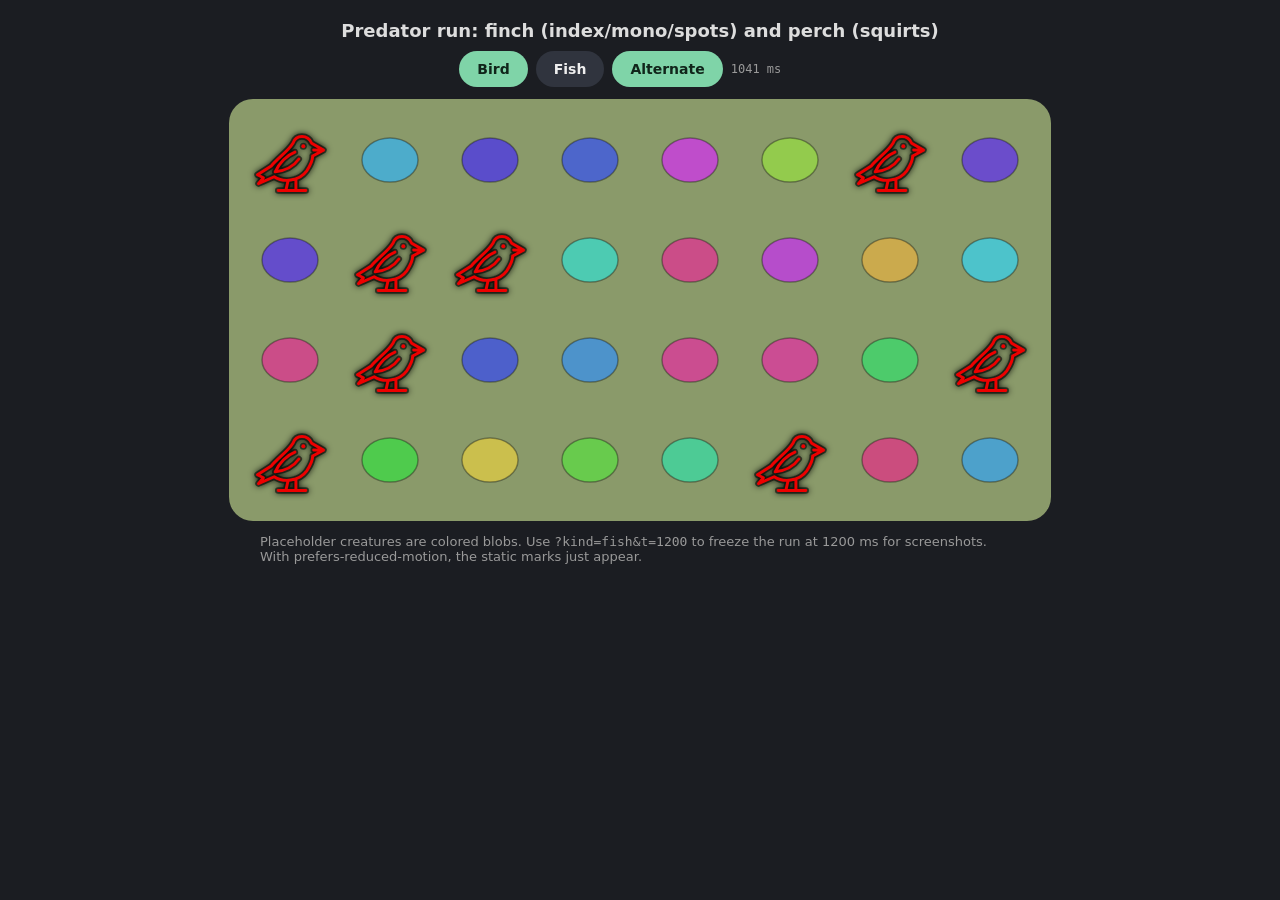
<file: design/predator-anim/demo.html>
<!DOCTYPE html>
<html><head><meta charset="utf-8"><meta name="viewport" content="width=device-width,initial-scale=1">
<title>Predator animation demo</title>
<style>
body{margin:0;background:#1b1d22;color:#ddd;font:14px system-ui,sans-serif;display:flex;flex-direction:column;align-items:center;padding:16px}
h1{font-size:18px;margin:4px 0 10px}
.bar{display:flex;gap:8px;align-items:center;margin-bottom:12px}
button{font:600 14px system-ui;border:0;border-radius:999px;padding:10px 18px;background:#30343e;color:#eee;cursor:pointer}
button.on{background:#7fd4a8;color:#10251a}
#grid{display:grid;grid-template-columns:repeat(8,90px);gap:10px;padding:16px;border-radius:24px;background:#8a9a6a}
.org{width:90px;height:90px;position:relative;display:flex;align-items:center;justify-content:center}
.org>svg{width:70px;height:70px}
.mark{position:absolute;inset:0;display:flex;align-items:center;justify-content:center;pointer-events:none;filter:drop-shadow(0 0 3px #000);opacity:0}
.eaten .mark{opacity:1}
#clock{font:12px ui-monospace,monospace;color:#999;min-width:90px}
</style></head><body>
<h1>Predator run: finch (index/mono/spots) and perch (squirts)</h1>
<div class="bar"><button id="bird" class="on">Bird</button><button id="fish">Fish</button><button id="auto" class="on">Alternate</button><span id="clock"></span></div>
<div id="grid"></div>
<p style="color:#999;max-width:760px;font-size:13px">Placeholder creatures are colored blobs. Use <code>?kind=fish&amp;t=1200</code> to freeze the run at 1200 ms for screenshots. With prefers-reduced-motion, the static marks just appear.</p>
<script src="predator-svgs.js"></script>
<script src="predator-anim.js"></script>
<script>
const P=new URLSearchParams(location.search), FREEZE=P.has('t')?+P.get('t'):null;
let kind=P.get('kind')||'bird', auto=!P.has('kind');
const grid=document.getElementById('grid');
let seed=7; const rnd=()=>(seed=(seed*16807)%2147483647)/2147483647;
const STATIC={bird:"<svg viewBox='0 0 80 80' width='80' height='80'>"+PREDATOR_SVGS.bird.split("<g class='perch'>")[1].replace(/<\/g><\/svg>$/,'')+"</svg>",
              fish:PREDATOR_SVGS.fish.replace("<g class='f1'>","<g class='f1' style='display:none'>").replace("<g class='f3'>","<g class='f3' style='display:none'>")};
function build(eaten){
  grid.innerHTML='';
  for(let i=0;i<32;i++){
    const h=Math.floor(rnd()*360), d=document.createElement('div');
    d.className='org'+(eaten.includes(i)?' eaten':'');
    d.innerHTML=`<svg viewBox='0 0 70 70'><ellipse cx='35' cy='35' rx='28' ry='22' fill='hsl(${h},55%,55%)' stroke='#0005' stroke-width='1.5'/></svg>`+(eaten.includes(i)?`<div class='mark'>${STATIC[kind]}</div>`:'');
    grid.appendChild(d);
  }
}
function pick(){const s=new Set();while(s.size<8)s.add(Math.floor(rnd()*32));return [...s]}
async function cycle(){
  const eaten=pick(); build(eaten);
  const t0=performance.now();
  const p=animatePredator(grid,eaten,kind);
  if(FREEZE!=null){ document.getAnimations().forEach(a=>{a.pause();a.currentTime=FREEZE}); document.getElementById('clock').textContent='frozen t='+FREEZE+'ms'; return; }
  const tick=()=>{const e=performance.now()-t0; document.getElementById('clock').textContent=Math.round(e)+' ms'; if(e<3200) requestAnimationFrame(tick)}; tick();
  const total=await p; document.getElementById('clock').textContent='total '+Math.round(total||0)+' ms';
  await new Promise(r=>setTimeout(r,900));
  if(auto) setKind(kind==='bird'?'fish':'bird',true);
  cycle();
}
function setKind(k,keepAuto){kind=k;document.getElementById('bird').classList.toggle('on',k==='bird');document.getElementById('fish').classList.toggle('on',k==='fish');if(!keepAuto){auto=false;document.getElementById('auto').classList.remove('on')}}
document.getElementById('bird').onclick=()=>setKind('bird');document.getElementById('fish').onclick=()=>setKind('fish');
document.getElementById('auto').onclick=e=>{auto=!auto;e.target.classList.toggle('on',auto)};
setKind(kind,true);document.getElementById('auto').classList.toggle('on',auto);
cycle();
</script></body></html>
</file>
<file: design/mobile.css>
/* Natural Selection - shared mobile stylesheet.
   RULE: never sets fill/color/background on #grid, .org, their SVGs, or #hue's inline gradient.
   #grid background + color are set inline by JS (the measured background). */
:root{
  --bg:#1b1d22; --card:#262931; --card2:#30343e; --ink:#f1efe9; --muted:#a7a9b1;
  --accent:#7fd4a8; --accent-ink:#10251a; --ring:rgba(127,212,168,.45);
  --shadow:0 2px 0 rgba(0,0,0,.35),0 6px 16px rgba(0,0,0,.28);
  --r:999px; --tap:44px;
  --font:"Nunito","Quicksand","Varela Round","SF Pro Rounded",ui-rounded,system-ui,-apple-system,"Segoe UI",sans-serif;
}
*{box-sizing:border-box;-webkit-tap-highlight-color:transparent}
html{-webkit-text-size-adjust:100%}
body{font-family:var(--font)!important;background:var(--bg)!important;color:var(--ink)!important;
  margin:0!important;padding:12px 12px calc(84px + env(safe-area-inset-bottom))!important;
  display:flex;flex-direction:column;align-items:stretch;max-width:520px;margin-inline:auto!important}
h2{font-size:22px;font-weight:800;letter-spacing:-.01em;margin:6px 4px 12px;line-height:1.2}

/* control panel: the first <div> after h2 (and squirts' slider div) */
body>h2+div,body>div:not([id]){background:var(--card);border-radius:22px;padding:12px;
  box-shadow:var(--shadow);display:flex;flex-wrap:wrap;gap:8px;align-items:center;margin:0 0 10px!important}
body>div:not([id]) br{flex-basis:100%;content:"";display:block;height:0}

/* buttons */
button{font:700 15px/1 var(--font)!important;min-height:var(--tap);padding:0 18px!important;margin:0!important;
  border:0;border-radius:var(--r);background:var(--card2);color:var(--ink);box-shadow:var(--shadow);
  cursor:pointer;transition:transform .12s ease,box-shadow .12s ease,filter .12s;touch-action:manipulation}
button:active{transform:translateY(2px) scale(.98);box-shadow:0 0 0 rgba(0,0,0,.35),0 2px 6px rgba(0,0,0,.3)}
button:focus-visible,input:focus-visible{outline:none;box-shadow:0 0 0 3px var(--ring)}
#step{background:var(--accent);color:var(--accent-ink);flex:1 1 100%;font-size:17px!important;min-height:52px}
#multi{flex:1 1 auto}
#reset{background:transparent;box-shadow:inset 0 0 0 2px var(--card2)}
#rbg{flex:1 1 100%}

/* number input */
input[type=number],input[type=text]{font:700 16px var(--font)!important;width:72px!important;min-height:var(--tap);
  margin:0!important;padding:0 12px!important;text-align:center;color:var(--ink);background:#1d1f25;
  border:0;border-radius:16px;box-shadow:inset 0 2px 4px rgba(0,0,0,.45)}
input[type=number]::-webkit-inner-spin-button{opacity:.4}

/* toggle checkbox */
label{display:inline-flex;align-items:center;gap:10px;min-height:var(--tap);font-weight:700;font-size:15px;color:var(--ink)}
input[type=checkbox]{-webkit-appearance:none;appearance:none;width:50px;height:30px;margin:0!important;padding:0!important;
  border-radius:var(--r);background:#41454f;position:relative;cursor:pointer;transition:background .2s;
  box-shadow:inset 0 2px 4px rgba(0,0,0,.4)}
input[type=checkbox]::after{content:"";position:absolute;top:3px;left:3px;width:24px;height:24px;border-radius:50%;
  background:#fff;box-shadow:0 2px 4px rgba(0,0,0,.35);transition:transform .2s cubic-bezier(.3,1.4,.6,1)}
input[type=checkbox]:checked{background:var(--accent)}
input[type=checkbox]:checked::after{transform:translateX(20px)}

/* range sliders (labels wrap above slider, full width) */
label:has(input[type=range]){flex:1 1 100%;flex-direction:column;align-items:stretch;gap:4px}
input[type=range]{-webkit-appearance:none;appearance:none;width:100%!important;height:var(--tap);margin:0!important;padding:0!important;
  background:transparent;cursor:pointer;vertical-align:middle!important}
#hue,#val{height:14px;margin:15px 0!important;border-radius:var(--r);box-shadow:inset 0 1px 3px rgba(0,0,0,.4)} /* keeps inline gradient */
input[type=range]::-webkit-slider-runnable-track{height:14px;border-radius:var(--r);background:#1d1f25;box-shadow:inset 0 1px 3px rgba(0,0,0,.5)}
#hue::-webkit-slider-runnable-track,#val::-webkit-slider-runnable-track{background:transparent;box-shadow:none}
#bgs::-webkit-slider-runnable-track{background:linear-gradient(90deg,#000,#fff)}
input[type=range]::-webkit-slider-thumb{-webkit-appearance:none;width:30px;height:30px;margin-top:-8px;border-radius:50%;
  background:#fff;border:3px solid var(--accent);box-shadow:0 3px 8px rgba(0,0,0,.4);transition:transform .12s}
input[type=range]:active::-webkit-slider-thumb{transform:scale(1.12)}
input[type=range]::-moz-range-track{height:14px;border-radius:var(--r);background:#1d1f25}
#hue::-moz-range-track,#val::-moz-range-track{background:transparent}
#bgs::-moz-range-track{background:linear-gradient(90deg,#000,#fff)}
input[type=range]::-moz-range-thumb{width:24px;height:24px;border-radius:50%;background:#fff;border:3px solid var(--accent);box-shadow:0 3px 8px rgba(0,0,0,.4)}

/* bg label: layout/type only (no color) */
#bglabel{font:800 15px/1.2 ui-monospace,Menlo,monospace!important;margin:6px 4px!important;letter-spacing:.02em;opacity:.9}

/* visible generation counter (aria-live polite). Layout/type only. */
#generation{font:800 28px/1.15 var(--font)!important;margin:8px 4px 8px!important;letter-spacing:-.01em;text-align:center;color:var(--ink)}

/* grid: layout only, 4 columns. background/color come from JS inline style. */
#grid{grid-template-columns:repeat(4,1fr)!important;gap:6px!important;padding:10px!important;margin:4px 0 10px!important;
  border-radius:24px!important;box-shadow:var(--shadow)}
#grid .org{width:auto!important;height:auto!important;aspect-ratio:1/1.12;font-size:9px!important}
#grid .org svg{width:84%!important;height:auto!important;max-height:78%}
#grid .mark svg{width:72%;height:auto}
#grid .mark{font-size:40px}

#stats{font:700 13px/1.4 ui-monospace,Menlo,monospace!important;background:var(--card);color:var(--muted);
  padding:10px 14px;border-radius:16px;margin:0 0 10px!important}

/* nav: footer tab bar. Phone = frosted fixed bottom bar (p.nav, 4 page links) */
body>p:has(a),p.nav{position:fixed;left:0;right:0;bottom:0;margin:0;z-index:10;display:flex;justify-content:space-around;align-items:stretch;
  gap:4px;padding:6px 8px calc(6px + env(safe-area-inset-bottom));background:rgba(32,35,42,.9);
  backdrop-filter:blur(14px) saturate(1.2);-webkit-backdrop-filter:blur(14px) saturate(1.2);border-top:1px solid #343844;
  box-shadow:0 -6px 18px rgba(0,0,0,.25);font-size:0}
body>p:has(a) a,p.nav a{position:relative;font:700 12px/1.15 var(--font);color:var(--muted)!important;text-decoration:none;
  min-height:50px;flex:1 1 0;display:flex;align-items:center;justify-content:center;padding:4px 6px 9px;
  border-radius:16px;text-align:center;transition:background .15s,color .15s}
body>p:has(a) a:active,p.nav a:active{background:var(--card2)}
body>p:has(a) a:focus-visible,p.nav a:focus-visible{outline:none;box-shadow:0 0 0 3px var(--ring)}
/* current page: green pill + underline bar, bolder, not link-like */
p.nav a[aria-current='page'],.nav a.active{color:var(--accent)!important;font-weight:800;
  background:rgba(127,212,168,.14);cursor:default;text-decoration:none}
p.nav a[aria-current='page']::after,.nav a.active::after{content:"";position:absolute;left:50%;bottom:4px;
  width:22px;height:3px;margin-left:-11px;border-radius:3px;background:var(--accent)}
/* description paragraph */
body>p:not(:has(a)){max-width:none!important;font-size:14px!important;line-height:1.5;color:var(--muted)!important;
  background:var(--card);border-radius:18px;padding:12px 14px;margin:0}

/* ================= DESKTOP (>=900px) =================
   Additive only: phone rules above are untouched. Same rule: layout only on #grid/.org/SVGs. */
@media (min-width:900px){
  body{display:grid!important;max-width:1400px!important;margin:0 auto!important;
    padding:0 28px 28px!important;column-gap:24px;row-gap:12px;
    grid-template-columns:minmax(300px,340px) minmax(0,1fr);
    grid-template-rows:auto repeat(6,auto) 1fr auto;align-content:start;align-items:start}
  /* header bar: title only (nav lives in the footer) */
  body::before{content:"";grid-column:1/-1;grid-row:1;align-self:stretch;margin:0 -28px;
    background:rgba(32,35,42,.92);border-bottom:1px solid #343844;
    backdrop-filter:blur(12px);-webkit-backdrop-filter:blur(12px)}
  body>h2{grid-column:1;grid-row:1;margin:0!important;padding:18px 0;font-size:20px;z-index:1;align-self:center}
  /* footer strip spanning the page bottom; body fills the viewport so it sits at the bottom */
  body{min-height:100vh}
  body::after{content:"";grid-column:1/-1;grid-row:-2/-1;align-self:stretch;margin:20px -28px -28px;
    background:rgba(32,35,42,.92);border-top:1px solid #343844}
  /* footer nav: static pill bar centered in the footer strip (last row) */
  body>p:has(a),p.nav{position:static!important;grid-column:1/-1;grid-row:-2/-1;justify-self:center;align-self:end;
    z-index:1;background:var(--card)!important;border:0!important;box-shadow:var(--shadow);
    backdrop-filter:none!important;-webkit-backdrop-filter:none!important;
    border-radius:999px;padding:6px!important;margin:34px 0 -14px!important;gap:6px;justify-content:center}
  body>p:has(a) a,p.nav a{flex:0 0 auto;min-height:44px;padding:0 22px 3px;font-size:14px;border-radius:999px}
  body>p:has(a) a:hover,p.nav a:hover{background:var(--card2);color:var(--ink)!important}
  p.nav a[aria-current='page'],.nav a.active,
  p.nav a[aria-current='page']:hover,.nav a.active:hover{background:rgba(127,212,168,.16);color:var(--accent)!important}
  p.nav a[aria-current='page']::after,.nav a.active::after{bottom:5px}

  /* side column */
  body>div:not([id]),.controls,#bglabel,#generation,#stats,body>p:not(:has(a)){grid-column:1;margin:0!important}
  body>div:not([id]),.controls{padding:16px;gap:10px}
  #bglabel{padding:2px 4px}
  body>p:not(:has(a)){font-size:13px!important}

  /* main: the grid (8 x 4), spans all side rows; extra height goes to the 1fr row */
  #grid{grid-column:2;grid-row:2/-2;align-self:start;
    grid-template-columns:repeat(8,minmax(0,1fr))!important;gap:10px!important;padding:18px!important;margin:0!important;border-radius:28px!important}
  #grid .org{font-size:10px!important}
  #grid .mark{font-size:56px}

  button:hover{filter:brightness(1.08)}
}


/* sound toggle (#sound): off by default; speaker icon is a background image so the accessible name stays "Sound off/on" */
#sound{flex:0 0 auto;padding:0 16px 0 40px!important;color:var(--muted);background-color:var(--card2);
  background-repeat:no-repeat;background-position:14px 50%;background-size:18px 18px;
  background-image:url("data:image/svg+xml,%3Csvg xmlns='http://www.w3.org/2000/svg' viewBox='0 0 24 24' fill='none' stroke='%23a7a9b1' stroke-width='2.2' stroke-linecap='round' stroke-linejoin='round'%3E%3Cpath d='M4 9h4l5-4v14l-5-4H4z' fill='%23a7a9b1'/%3E%3Cpath d='M17 9l5 6M22 9l-5 6'/%3E%3C/svg%3E")}
#sound[aria-pressed='true']{color:var(--accent);background-color:rgba(127,212,168,.16);box-shadow:inset 0 0 0 2px var(--accent),var(--shadow);
  background-image:url("data:image/svg+xml,%3Csvg xmlns='http://www.w3.org/2000/svg' viewBox='0 0 24 24' fill='none' stroke='%237fd4a8' stroke-width='2.2' stroke-linecap='round' stroke-linejoin='round'%3E%3Cpath d='M4 9h4l5-4v14l-5-4H4z' fill='%237fd4a8'/%3E%3Cpath d='M16.5 8.5a5 5 0 0 1 0 7M19.5 5.5a9 9 0 0 1 0 13'/%3E%3C/svg%3E")}

/* mutation rate slider (#mutrate): sits beside the Mutation toggle; "Rate N%" label + slider share one row.
   Dimmed while Mutation is off (input disabled, wrapper .off). */
.mutrate{display:inline-flex;align-items:center;gap:10px;margin-left:8px;flex:1 1 180px;min-width:0;min-height:var(--tap)}
.mutrate label{min-width:5.2em;font-variant-numeric:tabular-nums;white-space:nowrap}
.mutrate input[type=range]{flex:1 1 auto;width:auto!important;min-width:80px}
.mutrate.off{opacity:.45}
.mutrate input[type=range]:disabled{cursor:not-allowed}
</file>
